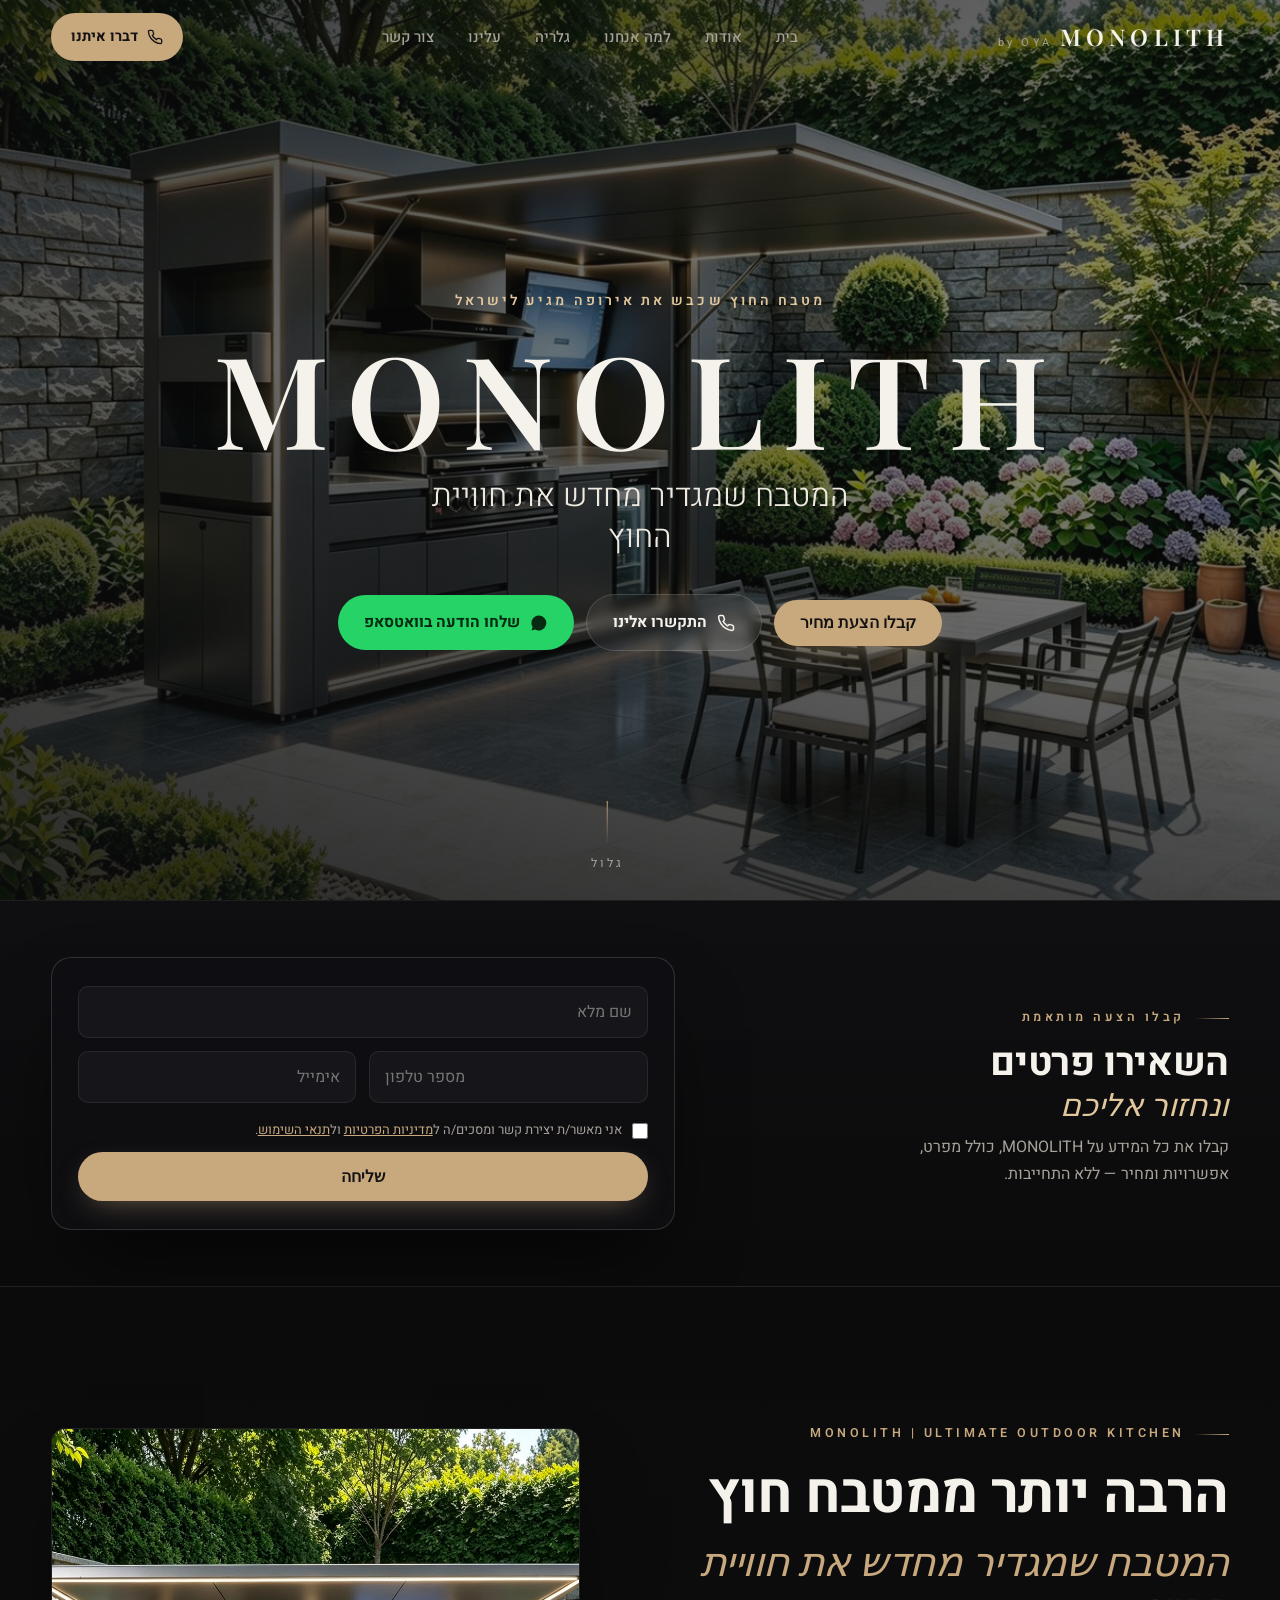
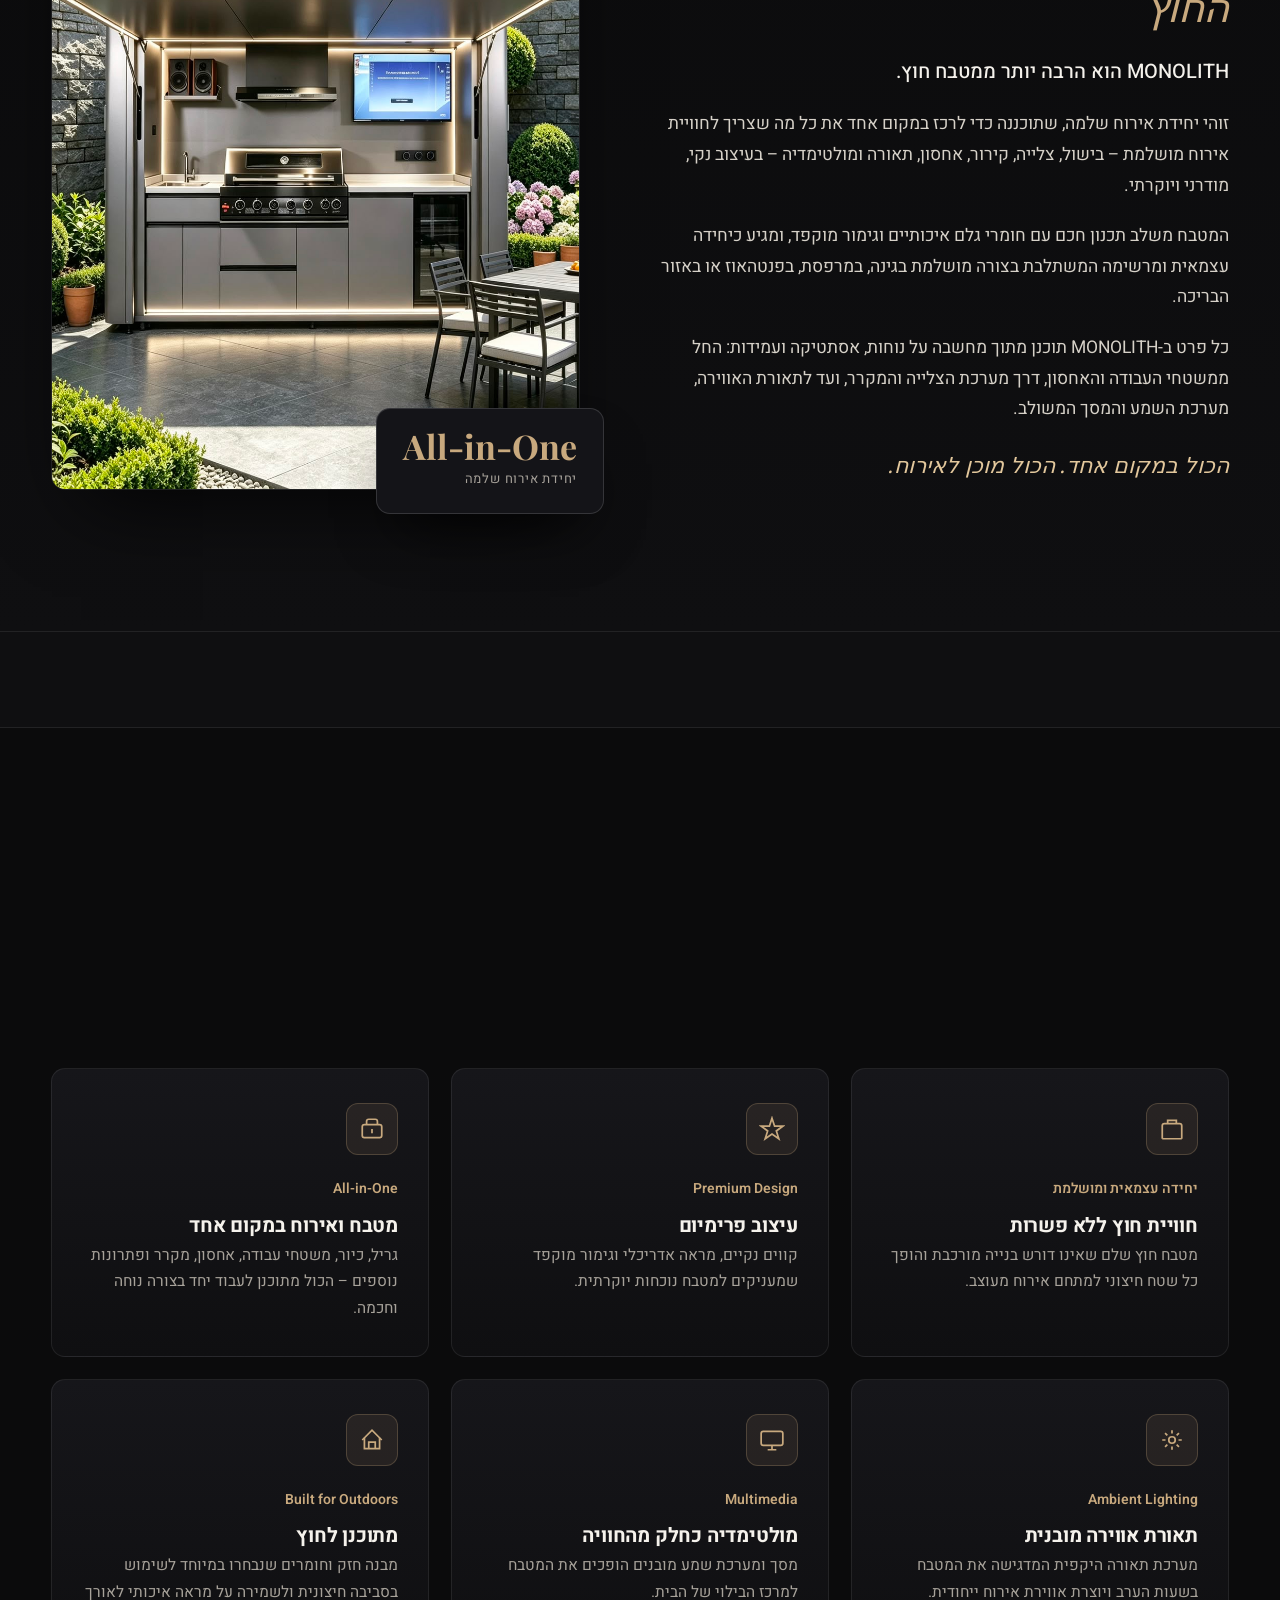
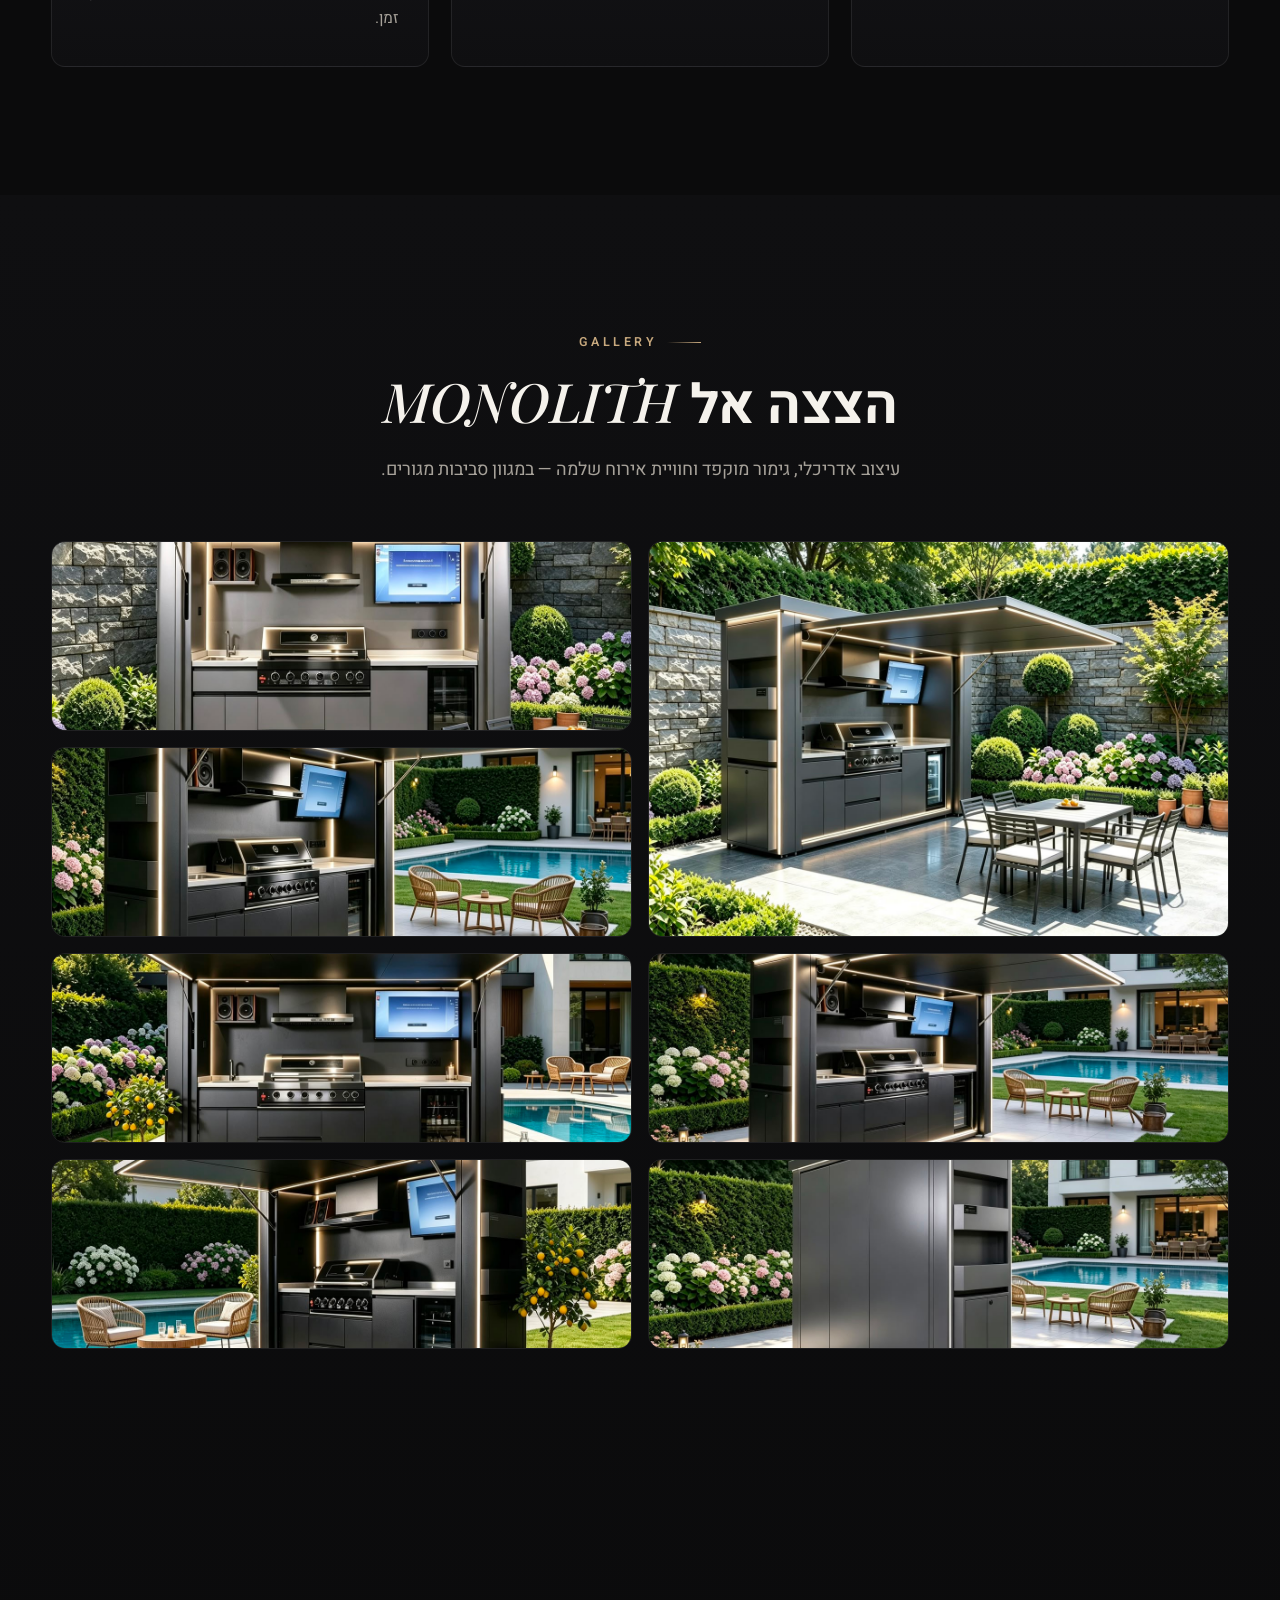
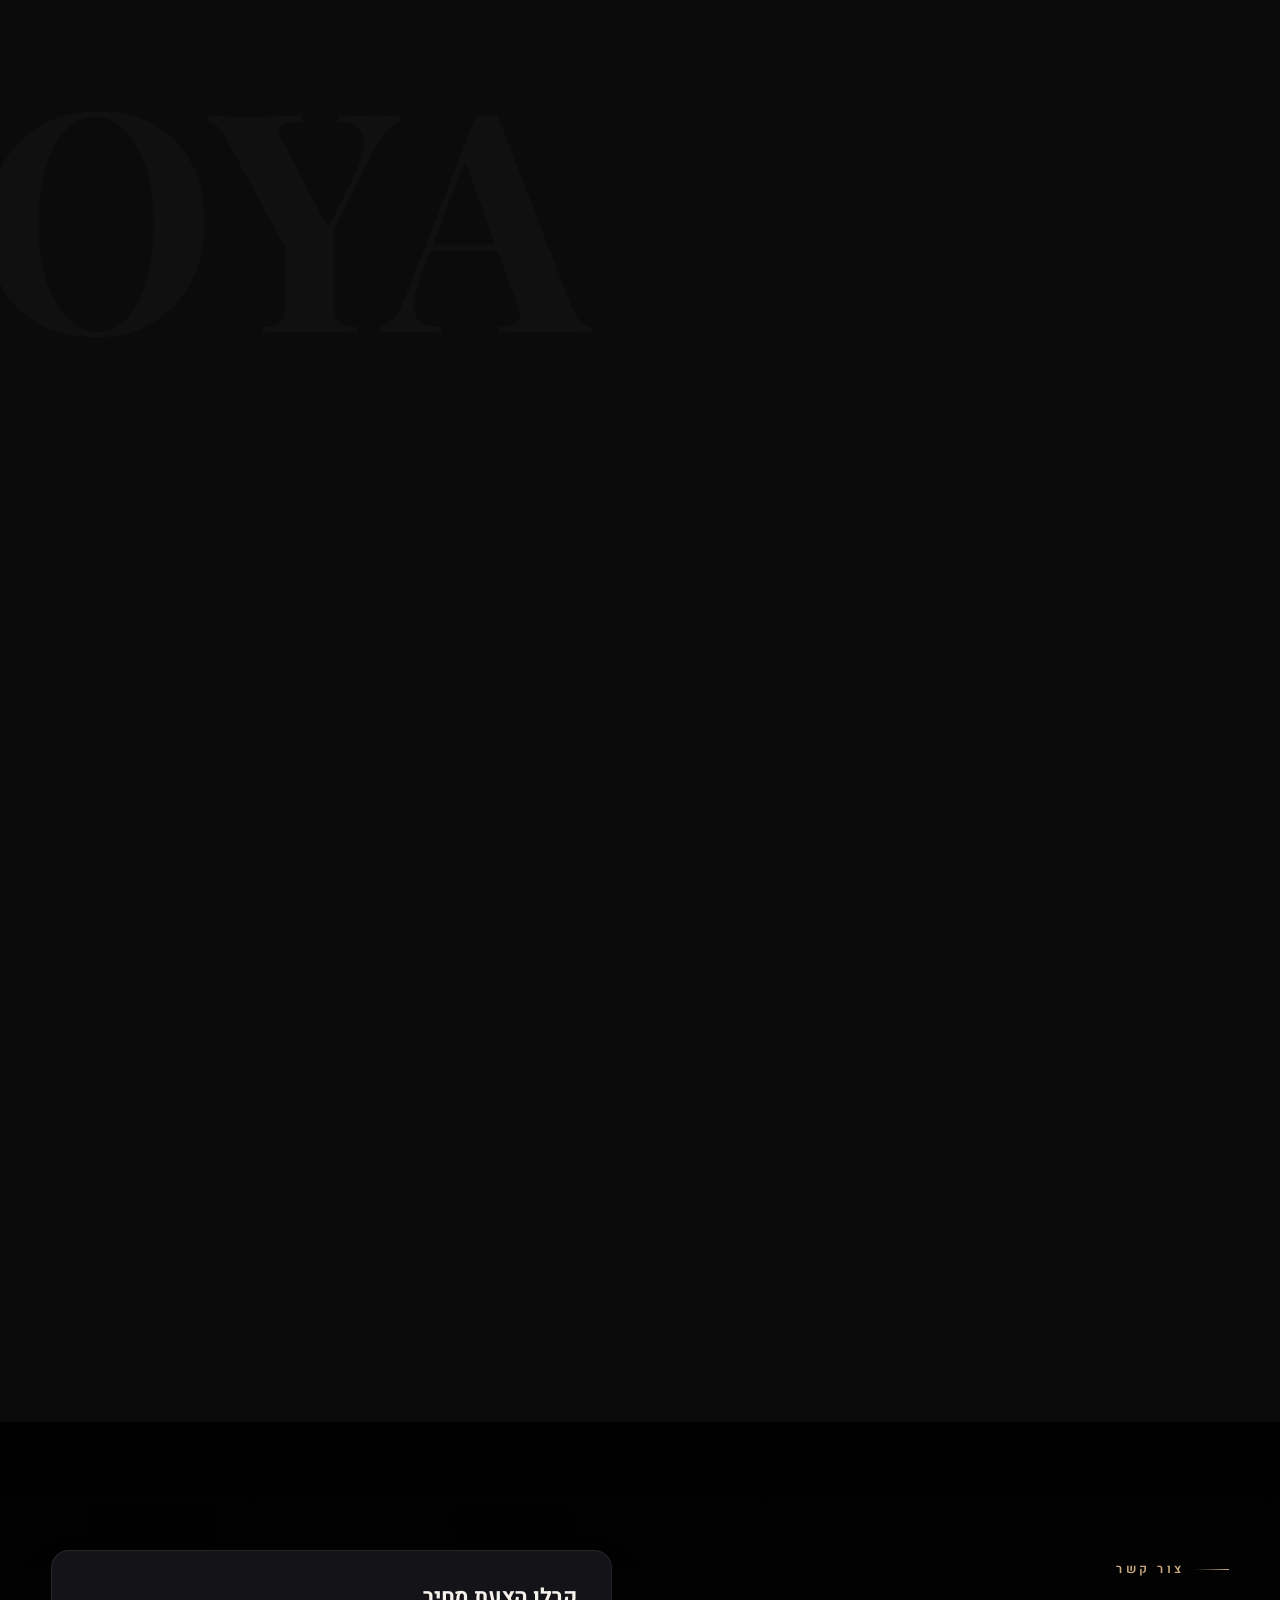
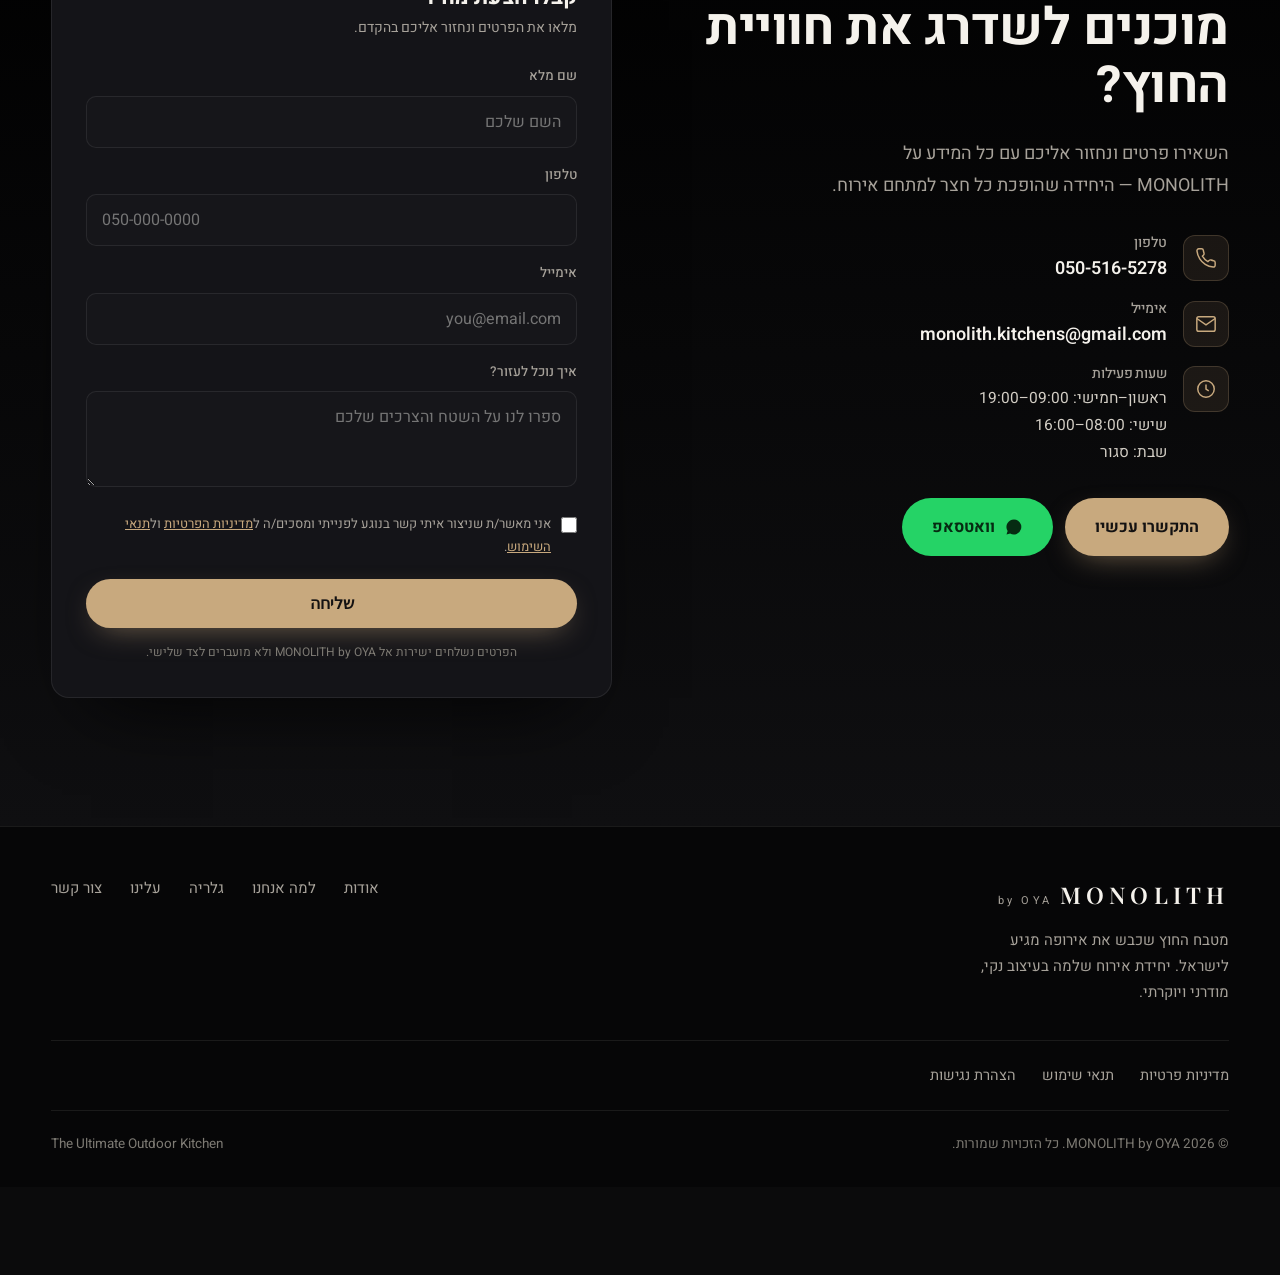
<file: index.html>
<!DOCTYPE html>
<html lang="he" dir="rtl">
<head>
<meta charset="UTF-8">
<meta name="viewport" content="width=device-width, initial-scale=1">
<title>MONOLITH by OYA | מטבח החוץ שמגדיר מחדש את חוויית החוץ</title>
<meta name="description" content="MONOLITH מאת OYA — יחידת מטבח חוץ עצמאית ויוקרתית: גריל, כיור, מקרר, אחסון, תאורת אווירה ומולטימדיה במוצר אחד שלם. מטבח החוץ שכבש את אירופה מגיע לישראל.">
<meta name="theme-color" content="#0b0b0c">
<link rel="canonical" href="https://monolith-kitchens.com/">
<!-- Open Graph -->
<meta property="og:type" content="website">
<meta property="og:title" content="MONOLITH by OYA — The Ultimate Outdoor Kitchen">
<meta property="og:description" content="מטבח החוץ שכבש את אירופה מגיע לישראל. יחידת אירוח שלמה בעיצוב נקי, מודרני ויוקרתי.">
<meta property="og:image" content="assets/img/kitchen-1.jpg">
<meta property="og:locale" content="he_IL">
<!-- Fonts -->
<link rel="preconnect" href="https://fonts.googleapis.com">
<link rel="preconnect" href="https://fonts.gstatic.com" crossorigin>
<link href="https://fonts.googleapis.com/css2?family=Heebo:wght@300;400;500;600;700;800&family=Playfair+Display:ital,wght@0,500;0,600;0,700;1,400;1,500;1,600&display=swap" rel="stylesheet">
<link rel="stylesheet" href="assets/css/style.css">
<!-- JSON-LD -->
<script type="application/ld+json">
{
  "@context":"https://schema.org",
  "@type":"Product",
  "name":"MONOLITH Outdoor Kitchen",
  "brand":{"@type":"Brand","name":"OYA"},
  "description":"יחידת מטבח חוץ עצמאית ויוקרתית המשלבת גריל, כיור, מקרר, אחסון, תאורת אווירה ומולטימדיה במוצר אחד שלם.",
  "image":["assets/img/kitchen-1.jpg","assets/img/kitchen-6.jpg"],
  "category":"Outdoor Kitchen",
  "manufacturer":{"@type":"Organization","name":"OYA","telephone":"+972505165278","email":"monolith.kitchens@gmail.com"}
}
</script>
</head>
<body>

<!-- ============ HEADER ============ -->
<header class="site-header">
  <div class="wrap hdr-inner">
    <a href="#hero" class="logo">MONOLITH<small>by OYA</small></a>
    <nav class="nav">
      <a href="#hero">בית</a>
      <a href="#about">אודות</a>
      <a href="#why">למה אנחנו</a>
      <a href="#gallery">גלריה</a>
      <a href="#oya">עלינו</a>
      <a href="#contact">צור קשר</a>
    </nav>
    <a href="#contact" class="hdr-cta">
      <svg width="16" height="16" viewBox="0 0 24 24" fill="none" stroke="currentColor" stroke-width="2" stroke-linecap="round"><path d="M22 16.92v3a2 2 0 0 1-2.18 2 19.79 19.79 0 0 1-8.63-3.07 19.5 19.5 0 0 1-6-6 19.79 19.79 0 0 1-3.07-8.67A2 2 0 0 1 4.11 2h3a2 2 0 0 1 2 1.72c.13.96.36 1.9.7 2.81a2 2 0 0 1-.45 2.11L8.09 9.91a16 16 0 0 0 6 6l1.27-1.27a2 2 0 0 1 2.11-.45c.9.34 1.85.57 2.81.7A2 2 0 0 1 22 16.92z"/></svg>
      דברו איתנו
    </a>
    <button class="burger" aria-label="תפריט"><span></span><span></span><span></span></button>
  </div>
</header>

<!-- mobile drawer -->
<div class="drawer">
  <a href="#hero">בית</a>
  <a href="#about">אודות</a>
  <a href="#why">למה אנחנו</a>
  <a href="#gallery">גלריה</a>
  <a href="#oya">עלינו</a>
  <a href="#contact">צור קשר</a>
  <a href="#contact" class="drawer-cta">דברו איתנו</a>
</div>

<!-- ============ HERO ============ -->
<section id="hero" class="hero">
  <video class="hero-video" autoplay muted loop playsinline poster="assets/img/kitchen-1.jpg">
    <source src="assets/video/hero.mp4" type="video/mp4">
  </video>
  <div class="hero-overlay"></div>
  <div class="hero-content hero-center">
    <p class="hero-tagline reveal">מטבח החוץ שכבש את אירופה מגיע לישראל</p>
    <h1 class="reveal d1">MONOLITH</h1>
    <p class="sub reveal d2">המטבח שמגדיר מחדש את חוויית החוץ</p>
    <div class="hero-actions reveal d3">
      <button type="button" class="btn btn-primary" data-open-modal>קבלו הצעת מחיר</button>
      <a href="tel:+972505165278" class="btn btn-ghost">
        <svg width="18" height="18" viewBox="0 0 24 24" fill="none" stroke="currentColor" stroke-width="2" stroke-linecap="round"><path d="M22 16.92v3a2 2 0 0 1-2.18 2 19.79 19.79 0 0 1-8.63-3.07 19.5 19.5 0 0 1-6-6 19.79 19.79 0 0 1-3.07-8.67A2 2 0 0 1 4.11 2h3a2 2 0 0 1 2 1.72c.13.96.36 1.9.7 2.81a2 2 0 0 1-.45 2.11L8.09 9.91a16 16 0 0 0 6 6l1.27-1.27a2 2 0 0 1 2.11-.45c.9.34 1.85.57 2.81.7A2 2 0 0 1 22 16.92z"/></svg>
        התקשרו אלינו
      </a>
      <a href="https://wa.me/972505165278" target="_blank" rel="noopener" class="btn btn-wa">
        <svg width="18" height="18" viewBox="0 0 24 24" fill="currentColor"><path d="M17.5 14.4c-.3-.2-1.7-.9-2-1s-.5-.2-.7.1-.8 1-.9 1.2-.3.2-.6.1a8 8 0 0 1-2.4-1.5 9 9 0 0 1-1.6-2c-.2-.3 0-.5.1-.6l.5-.5.3-.5a.5.5 0 0 0 0-.5L8.7 6.4c-.2-.5-.4-.4-.6-.4h-.5a1 1 0 0 0-.7.3 3 3 0 0 0-.9 2.2 5.2 5.2 0 0 0 1.1 2.7 11.8 11.8 0 0 0 4.5 4 15 15 0 0 0 1.5.6 3.6 3.6 0 0 0 1.7.1c.5-.1 1.6-.7 1.9-1.3s.3-1.2.2-1.3-.3-.2-.6-.4zM12 2a10 10 0 0 0-8.5 15.3L2 22l4.8-1.3A10 10 0 1 0 12 2z"/></svg>
        שלחו הודעה בוואטסאפ
      </a>
    </div>
  </div>
  <div class="scroll-hint"><span></span>גלול</div>
</section>

<!-- ============ LEAD BAND (between hero and about) ============ -->
<section class="lead-band">
  <div class="wrap lead-band-inner">
    <div class="lead-band-text reveal">
      <span class="eyebrow">קבלו הצעה מותאמת</span>
      <h2>השאירו פרטים <span class="serif">ונחזור אליכם</span></h2>
      <p>קבלו את כל המידע על MONOLITH, כולל מפרט, אפשרויות ומחיר — ללא התחייבות.</p>
    </div>
    <div class="lead-band-form reveal d1">
      <form class="w3form" data-from="MONOLITH — רצועת לידים">
        <input type="hidden" name="access_key" value="174aa000-9ea9-45df-80fd-020e23527dec">
        <input type="hidden" name="subject" value="ליד חדש מאתר MONOLITH (רצועה)">
        <input type="hidden" name="from_name" value="MONOLITH by OYA">
        <input type="checkbox" name="botcheck" style="display:none">
        <div class="lb-fields">
          <div class="field"><input type="text" name="name" placeholder="שם מלא" required></div>
          <div class="field"><input type="tel" name="phone" placeholder="מספר טלפון" required></div>
          <div class="field"><input type="email" name="email" placeholder="אימייל" required></div>
        </div>
        <label class="consent">
          <input type="checkbox" required>
          <span>אני מאשר/ת יצירת קשר ומסכים/ה ל<a href="privacy.html">מדיניות הפרטיות</a> ול<a href="terms.html">תנאי השימוש</a>.</span>
        </label>
        <button type="submit" class="btn btn-primary">שליחה</button>
      </form>
      <div class="form-success" hidden>
        <div class="ok-ico"><svg viewBox="0 0 24 24" fill="none" stroke="currentColor" stroke-width="2"><path d="M20 6 9 17l-5-5"/></svg></div>
        <b>תודה!</b><span>קיבלנו את הפרטים ונחזור אליכם בהקדם.</span>
      </div>
    </div>
  </div>
</section>

<!-- ============ ABOUT / INTRO ============ -->
<section id="about" class="section about">
  <div class="wrap about-grid">
    <div class="about-copy reveal">
      <span class="eyebrow">MONOLITH | Ultimate Outdoor Kitchen</span>
      <h2>הרבה יותר ממטבח חוץ<span class="serif">המטבח שמגדיר מחדש את חוויית החוץ</span></h2>
      <p>MONOLITH הוא הרבה יותר ממטבח חוץ.</p>
      <p>זוהי יחידת אירוח שלמה, שתוכננה כדי לרכז במקום אחד את כל מה שצריך לחוויית אירוח מושלמת – בישול, צלייה, קירור, אחסון, תאורה ומולטימדיה – בעיצוב נקי, מודרני ויוקרתי.</p>
      <p>המטבח משלב תכנון חכם עם חומרי גלם איכותיים וגימור מוקפד, ומגיע כיחידה עצמאית ומרשימה המשתלבת בצורה מושלמת בגינה, במרפסת, בפנטהאוז או באזור הבריכה.</p>
      <p>כל פרט ב-MONOLITH תוכנן מתוך מחשבה על נוחות, אסתטיקה ועמידות: החל ממשטחי העבודה והאחסון, דרך מערכת הצלייה והמקרר, ועד לתאורת האווירה, מערכת השמע והמסך המשולב.</p>
      <p class="closer">הכול במקום אחד. הכול מוכן לאירוח.</p>
    </div>
    <div class="about-media reveal d2">
      <img src="assets/img/kitchen-6.jpg" alt="יחידת מטבח החוץ MONOLITH פתוחה עם גריל, מסך ומערכת שמע">
      <div class="badge"><b>All-in-One</b><span>יחידת אירוח שלמה</span></div>
    </div>
  </div>
</section>

<!-- ============ FEATURE BAND ============ -->
<div class="band">
  <div class="wrap band-inner">
    <div class="pill reveal"><svg viewBox="0 0 24 24"><path d="M3 12h18M12 3v18"/></svg><b>בישול וצלייה</b></div>
    <div class="pill reveal d1"><svg viewBox="0 0 24 24"><path d="M4 19V5a2 2 0 0 1 2-2h8l4 4v12a2 2 0 0 1-2 2H6a2 2 0 0 1-2-2z"/></svg><b>קירור ואחסון</b></div>
    <div class="pill reveal d2"><svg viewBox="0 0 24 24"><path d="M12 2v6m0 0a4 4 0 1 0 0 8 4 4 0 0 0 0-8z"/></svg><b>תאורת אווירה</b></div>
    <div class="pill reveal d3"><svg viewBox="0 0 24 24"><rect x="3" y="4" width="18" height="12" rx="2"/><path d="M8 20h8"/></svg><b>מולטימדיה מובנית</b></div>
    <div class="pill reveal d4"><svg viewBox="0 0 24 24"><path d="M3 21V8l9-5 9 5v13"/><path d="M9 21v-6h6v6"/></svg><b>מתוכנן לחוץ</b></div>
  </div>
</div>

<!-- ============ WHY US ============ -->
<section id="why" class="section why">
  <div class="wrap">
    <div class="section-head center reveal">
      <span class="eyebrow">למה אנחנו?</span>
      <h2>חוויית חוץ ללא פשרות</h2>
      <p>כל רכיב ב-MONOLITH תוכנן לעבוד יחד — כדי שכל שטח חיצוני יהפוך למתחם אירוח מעוצב.</p>
    </div>
    <div class="why-grid">

      <article class="feature reveal">
        <div class="ico"><svg viewBox="0 0 24 24"><path d="M3 21V9a2 2 0 0 1 2-2h14a2 2 0 0 1 2 2v12"/><path d="M3 21h18M8 7V4h8v3"/></svg></div>
        <span class="sub">יחידה עצמאית ומושלמת</span>
        <h3>חוויית חוץ ללא פשרות</h3>
        <p>מטבח חוץ שלם שאינו דורש בנייה מורכבת והופך כל שטח חיצוני למתחם אירוח מעוצב.</p>
      </article>

      <article class="feature reveal d1">
        <div class="ico"><svg viewBox="0 0 24 24"><path d="M12 2l2.4 7.4H22l-6 4.4 2.3 7.2L12 16.6 5.7 21l2.3-7.2-6-4.4h7.6z"/></svg></div>
        <span class="sub">Premium Design</span>
        <h3>עיצוב פרימיום</h3>
        <p>קווים נקיים, מראה אדריכלי וגימור מוקפד שמעניקים למטבח נוכחות יוקרתית.</p>
      </article>

      <article class="feature reveal d2">
        <div class="ico"><svg viewBox="0 0 24 24"><rect x="3" y="8" width="18" height="12" rx="2"/><path d="M7 8V5a2 2 0 0 1 2-2h6a2 2 0 0 1 2 2v3M12 12v4"/></svg></div>
        <span class="sub">All-in-One</span>
        <h3>מטבח ואירוח במקום אחד</h3>
        <p>גריל, כיור, משטחי עבודה, אחסון, מקרר ופתרונות נוספים – הכול מתוכנן לעבוד יחד בצורה נוחה וחכמה.</p>
      </article>

      <article class="feature reveal">
        <div class="ico"><svg viewBox="0 0 24 24"><path d="M12 3v3m0 12v3M3 12h3m12 0h3M5.6 5.6l2.1 2.1m8.6 8.6l2.1 2.1m0-12.8l-2.1 2.1M7.7 16.3l-2.1 2.1"/><circle cx="12" cy="12" r="3"/></svg></div>
        <span class="sub">Ambient Lighting</span>
        <h3>תאורת אווירה מובנית</h3>
        <p>מערכת תאורה היקפית המדגישה את המטבח בשעות הערב ויוצרת אווירת אירוח ייחודית.</p>
      </article>

      <article class="feature reveal d1">
        <div class="ico"><svg viewBox="0 0 24 24"><rect x="2" y="4" width="20" height="13" rx="2"/><path d="M8 21h8m-4-4v4"/></svg></div>
        <span class="sub">Multimedia</span>
        <h3>מולטימדיה כחלק מהחוויה</h3>
        <p>מסך ומערכת שמע מובנים הופכים את המטבח למרכז הבילוי של הבית.</p>
      </article>

      <article class="feature reveal d2">
        <div class="ico"><svg viewBox="0 0 24 24"><path d="M3 12l9-9 9 9"/><path d="M5 10v10h14V10M9 20v-6h6v6"/></svg></div>
        <span class="sub">Built for Outdoors</span>
        <h3>מתוכנן לחוץ</h3>
        <p>מבנה חזק וחומרים שנבחרו במיוחד לשימוש בסביבה חיצונית ולשמירה על מראה איכותי לאורך זמן.</p>
      </article>

    </div>
  </div>
</section>

<!-- ============ GALLERY ============ -->
<section id="gallery" class="section gallery">
  <div class="wrap">
    <div class="section-head center reveal">
      <span class="eyebrow">Gallery</span>
      <h2>הצצה אל <span class="serif">MONOLITH</span></h2>
      <p>עיצוב אדריכלי, גימור מוקפד וחוויית אירוח שלמה — במגוון סביבות מגורים.</p>
    </div>
    <div class="gal-grid">
      <div class="gal-item big reveal"><img src="assets/img/kitchen-1.jpg" alt="מטבח חוץ MONOLITH פתוח בגינה עם פינת אוכל" loading="lazy"></div>
      <div class="gal-item sq reveal d1"><img src="assets/img/kitchen-6.jpg" alt="חזית מטבח MONOLITH עם מסך ומערכת שמע" loading="lazy"></div>
      <div class="gal-item sq reveal d2"><img src="assets/img/kitchen-3.jpg" alt="MONOLITH בסביבת גינה מעוצבת" loading="lazy"></div>
      <div class="gal-item wide reveal"><img src="assets/img/kitchen-2.jpg" alt="מבט על יחידת המטבח הפתוחה" loading="lazy"></div>
      <div class="gal-item wide reveal d1"><img src="assets/img/kitchen-4.jpg" alt="גריל ומשטחי עבודה של MONOLITH" loading="lazy"></div>
      <div class="gal-item sq reveal"><img src="assets/img/kitchen-5.jpg" alt="פרטי הגימור של מטבח החוץ" loading="lazy"></div>
      <div class="gal-item sq reveal d1"><img src="assets/img/kitchen-7.jpg" alt="תאורת אווירה מובנית בשעות הערב" loading="lazy"></div>
      <div class="gal-item sq reveal d2"><img src="assets/img/kitchen-8.jpg" alt="מקרר, אחסון ופתרונות אירוח" loading="lazy"></div>
    </div>
  </div>
</section>

<!-- ============ OYA / ABOUT US ============ -->
<section id="oya" class="section oya">
  <div class="wrap oya-grid">
    <div class="oya-media reveal">
      <img src="assets/img/render-1.jpg" alt="הדמיית תכנון MONOLITH מאת OYA">
    </div>
    <div class="oya-copy reveal d1">
      <span class="eyebrow">עלינו</span>
      <h2>ב-OYA רצינו ליצור משהו שונה</h2>
      <p class="lead">לא עוד אוסף של ארונות, גריל ומקרר – אלא מוצר אחד שלם, מעוצב ומתוכנן עד הפרט האחרון.</p>
      <p>כך נולד MONOLITH: מטבח חוץ שמחבר בין עיצוב אדריכלי, טכנולוגיה, פונקציונליות וחוויית אירוח.</p>
      <p>אנחנו מאמינים שהחלל החיצוני של הבית צריך לקבל את אותה תשומת הלב כמו פנים הבית. לכן אנחנו מקפידים על איכות החומרים, רמת הגימור, הנוחות והפרטים הקטנים שמבדילים בין מטבח חוץ רגיל למוצר שבאמת הופך לחלק מהבית.</p>
      <p class="signature">MONOLITH by OYA – The Ultimate Outdoor Kitchen.</p>
    </div>
  </div>
</section>

<!-- ============ CLOSER ============ -->
<section class="closer-band reveal">
  <div class="wrap">
    <p class="q">לא בנינו עוד מטבח חוץ, יצרנו את <span class="accent">המקום שבו כולם רוצים להיות</span> ושיש בו הכל מהכל</p>
  </div>
</section>

<!-- ============ CONTACT ============ -->
<section id="contact" class="section contact">
  <div class="wrap contact-grid">
    <div class="contact-info reveal">
      <span class="eyebrow">צור קשר</span>
      <h2>מוכנים לשדרג את חוויית החוץ?</h2>
      <p>השאירו פרטים ונחזור אליכם עם כל המידע על MONOLITH — היחידה שהופכת כל חצר למתחם אירוח.</p>
      <div class="info-list">
        <div class="info-item">
          <div class="ii-ico"><svg viewBox="0 0 24 24"><path d="M22 16.92v3a2 2 0 0 1-2.18 2 19.79 19.79 0 0 1-8.63-3.07 19.5 19.5 0 0 1-6-6 19.79 19.79 0 0 1-3.07-8.67A2 2 0 0 1 4.11 2h3a2 2 0 0 1 2 1.72c.13.96.36 1.9.7 2.81a2 2 0 0 1-.45 2.11L8.09 9.91a16 16 0 0 0 6 6l1.27-1.27a2 2 0 0 1 2.11-.45c.9.34 1.85.57 2.81.7A2 2 0 0 1 22 16.92z"/></svg></div>
          <div><h4>טלפון</h4><a href="tel:+972505165278">050-516-5278</a></div>
        </div>
        <div class="info-item">
          <div class="ii-ico"><svg viewBox="0 0 24 24"><rect x="2" y="4" width="20" height="16" rx="2"/><path d="m22 6-10 7L2 6"/></svg></div>
          <div><h4>אימייל</h4><a href="mailto:monolith.kitchens@gmail.com">monolith.kitchens@gmail.com</a></div>
        </div>
        <div class="info-item">
          <div class="ii-ico"><svg viewBox="0 0 24 24"><circle cx="12" cy="12" r="9"/><path d="M12 7v5l3 2"/></svg></div>
          <div>
            <h4>שעות פעילות</h4>
            <p class="hours">ראשון–חמישי: 09:00–19:00<br>שישי: 08:00–16:00<br>שבת: סגור</p>
          </div>
        </div>
      </div>
      <div class="contact-actions">
        <a href="tel:+972505165278" class="btn btn-primary">התקשרו עכשיו</a>
        <a href="https://wa.me/972505165278" target="_blank" rel="noopener" class="btn btn-wa">
          <svg width="18" height="18" viewBox="0 0 24 24" fill="currentColor"><path d="M17.5 14.4c-.3-.2-1.7-.9-2-1s-.5-.2-.7.1-.8 1-.9 1.2-.3.2-.6.1a8 8 0 0 1-2.4-1.5 9 9 0 0 1-1.6-2c-.2-.3 0-.5.1-.6l.5-.5.3-.5a.5.5 0 0 0 0-.5L8.7 6.4c-.2-.5-.4-.4-.6-.4h-.5a1 1 0 0 0-.7.3 3 3 0 0 0-.9 2.2 5.2 5.2 0 0 0 1.1 2.7 11.8 11.8 0 0 0 4.5 4 15 15 0 0 0 1.5.6 3.6 3.6 0 0 0 1.7.1c.5-.1 1.6-.7 1.9-1.3s.3-1.2.2-1.3-.3-.2-.6-.4zM12 2a10 10 0 0 0-8.5 15.3L2 22l4.8-1.3A10 10 0 1 0 12 2z"/></svg>
          וואטסאפ
        </a>
      </div>
    </div>

    <div class="lead-card reveal d1">
      <h3>קבלו הצעת מחיר</h3>
      <p class="fine">מלאו את הפרטים ונחזור אליכם בהקדם.</p>
      <form class="w3form" data-from="MONOLITH — טופס צור קשר">
        <input type="hidden" name="access_key" value="174aa000-9ea9-45df-80fd-020e23527dec">
        <input type="hidden" name="subject" value="ליד חדש מאתר MONOLITH (צור קשר)">
        <input type="hidden" name="from_name" value="MONOLITH by OYA">
        <input type="checkbox" name="botcheck" style="display:none">
        <div class="field">
          <label for="c-name">שם מלא</label>
          <input id="c-name" type="text" name="name" placeholder="השם שלכם" required>
        </div>
        <div class="field">
          <label for="c-phone">טלפון</label>
          <input id="c-phone" type="tel" name="phone" placeholder="050-000-0000" required>
        </div>
        <div class="field">
          <label for="c-email">אימייל</label>
          <input id="c-email" type="email" name="email" placeholder="you@email.com" required>
        </div>
        <div class="field">
          <label for="c-message">איך נוכל לעזור?</label>
          <textarea id="c-message" name="message" placeholder="ספרו לנו על השטח והצרכים שלכם"></textarea>
        </div>
        <label class="consent">
          <input type="checkbox" required>
          <span>אני מאשר/ת שניצור איתי קשר בנוגע לפנייתי ומסכים/ה ל<a href="privacy.html">מדיניות הפרטיות</a> ול<a href="terms.html">תנאי השימוש</a>.</span>
        </label>
        <button type="submit" class="btn btn-primary">שליחה</button>
        <p class="form-note">הפרטים נשלחים ישירות אל MONOLITH by OYA ולא מועברים לצד שלישי.</p>
      </form>
      <div class="form-success" hidden>
        <div class="ok-ico"><svg viewBox="0 0 24 24" fill="none" stroke="currentColor" stroke-width="2"><path d="M20 6 9 17l-5-5"/></svg></div>
        <b>תודה!</b><span>קיבלנו את פנייתכם ונחזור אליכם בהקדם.</span>
      </div>
    </div>
  </div>
</section>

<!-- ============ FOOTER ============ -->
<footer class="site-footer">
  <div class="wrap">
    <div class="foot-top">
      <div class="foot-brand">
        <div class="logo">MONOLITH<small>by OYA</small></div>
        <p>מטבח החוץ שכבש את אירופה מגיע לישראל. יחידת אירוח שלמה בעיצוב נקי, מודרני ויוקרתי.</p>
      </div>
      <nav class="foot-nav">
        <a href="#about">אודות</a>
        <a href="#why">למה אנחנו</a>
        <a href="#gallery">גלריה</a>
        <a href="#oya">עלינו</a>
        <a href="#contact">צור קשר</a>
      </nav>
    </div>
    <nav class="foot-legal">
      <a href="privacy.html">מדיניות פרטיות</a>
      <a href="terms.html">תנאי שימוש</a>
      <a href="accessibility.html">הצהרת נגישות</a>
    </nav>
    <div class="foot-bottom">
      <span>© 2026 MONOLITH by OYA. כל הזכויות שמורות.</span>
      <span>The Ultimate Outdoor Kitchen</span>
    </div>
  </div>
</footer>

<!-- ============ FLOATING CONTACT BAR ============ -->
<div class="floatbar">
  <a href="tel:+972505165278" class="fb-btn fb-call">
    <svg viewBox="0 0 24 24" fill="none" stroke="currentColor" stroke-width="2" stroke-linecap="round"><path d="M22 16.92v3a2 2 0 0 1-2.18 2 19.79 19.79 0 0 1-8.63-3.07 19.5 19.5 0 0 1-6-6 19.79 19.79 0 0 1-3.07-8.67A2 2 0 0 1 4.11 2h3a2 2 0 0 1 2 1.72c.13.96.36 1.9.7 2.81a2 2 0 0 1-.45 2.11L8.09 9.91a16 16 0 0 0 6 6l1.27-1.27a2 2 0 0 1 2.11-.45c.9.34 1.85.57 2.81.7A2 2 0 0 1 22 16.92z"/></svg>
    <span>התקשרו אלינו</span>
  </a>
  <button type="button" class="fb-btn fb-lead" data-open-modal>
    <svg viewBox="0 0 24 24" fill="none" stroke="currentColor" stroke-width="2" stroke-linecap="round"><path d="M4 4h16v12H5.2L4 17.2z"/><path d="M8 9h8M8 12h5"/></svg>
    <span>קבלו הצעת מחיר</span>
  </button>
</div>

<!-- ============ LEAD POPUP ============ -->
<div class="modal" id="lead-modal" aria-hidden="true">
  <div class="modal-backdrop" data-close-modal></div>
  <div class="modal-card" role="dialog" aria-modal="true" aria-label="השארת פרטים">
    <button type="button" class="modal-close" data-close-modal aria-label="סגור">
      <svg viewBox="0 0 24 24" fill="none" stroke="currentColor" stroke-width="2" stroke-linecap="round"><path d="M18 6 6 18M6 6l12 12"/></svg>
    </button>
    <span class="eyebrow">MONOLITH by OYA</span>
    <h3 class="modal-title">קבלו הצעת מחיר <span class="accent">והצעה מותאמת</span></h3>
    <p class="modal-sub">השאירו פרטים ונחזור אליכם עם כל המידע, ללא התחייבות.</p>
    <form class="w3form" data-from="MONOLITH — פופאפ">
      <input type="hidden" name="access_key" value="174aa000-9ea9-45df-80fd-020e23527dec">
      <input type="hidden" name="subject" value="ליד חדש מאתר MONOLITH (פופאפ)">
      <input type="hidden" name="from_name" value="MONOLITH by OYA">
      <input type="checkbox" name="botcheck" style="display:none">
      <div class="field"><input type="text" name="name" placeholder="שם מלא" required></div>
      <div class="field"><input type="tel" name="phone" placeholder="מספר טלפון" required></div>
      <div class="field"><input type="email" name="email" placeholder="אימייל" required></div>
      <div class="field"><textarea name="message" placeholder="הודעה (לא חובה)"></textarea></div>
      <label class="consent">
        <input type="checkbox" required>
        <span>אני מאשר/ת יצירת קשר ומסכים/ה ל<a href="privacy.html">מדיניות הפרטיות</a> ול<a href="terms.html">תנאי השימוש</a>.</span>
      </label>
      <button type="submit" class="btn btn-primary">שליחה</button>
    </form>
    <div class="form-success" hidden>
      <div class="ok-ico"><svg viewBox="0 0 24 24" fill="none" stroke="currentColor" stroke-width="2"><path d="M20 6 9 17l-5-5"/></svg></div>
      <b>תודה!</b><span>קיבלנו את הפרטים ונחזור אליכם בהקדם.</span>
    </div>
  </div>
</div>

<script src="assets/js/main.js"></script>
</body>
</html>
</file>
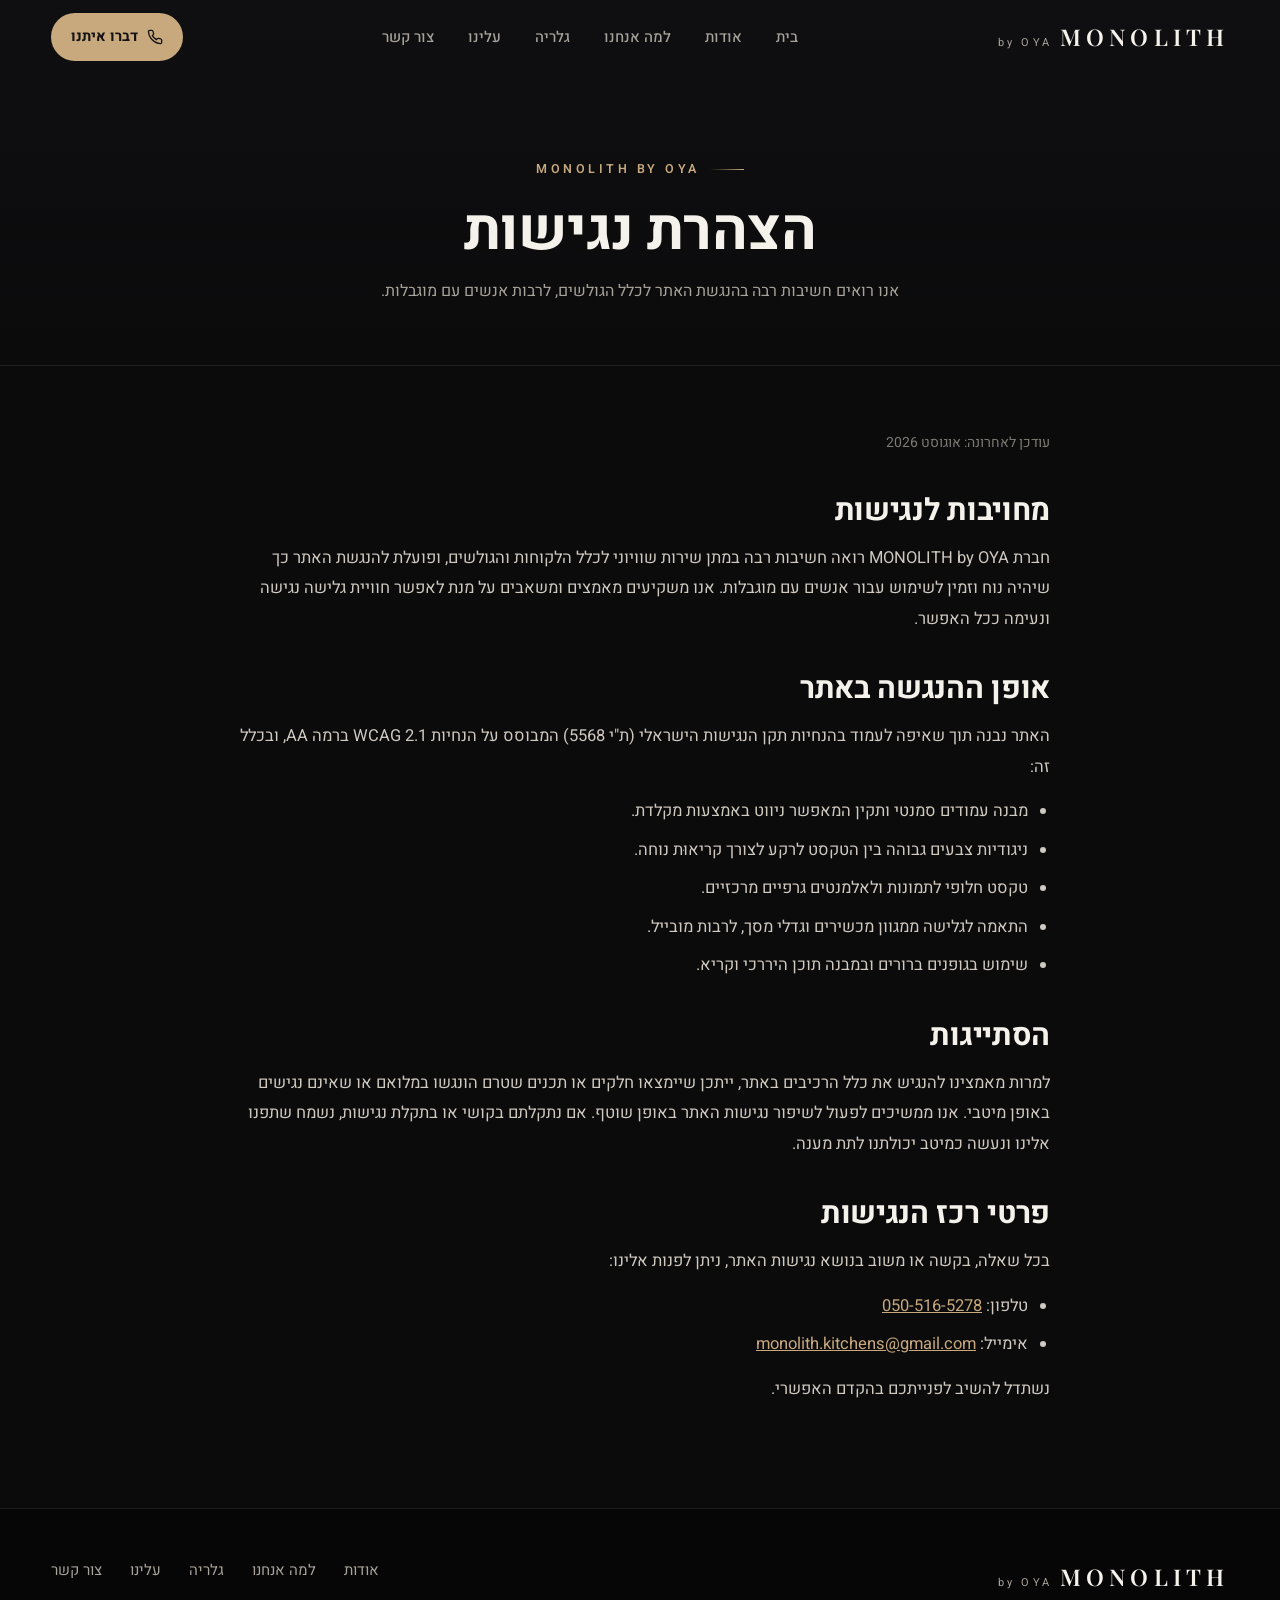
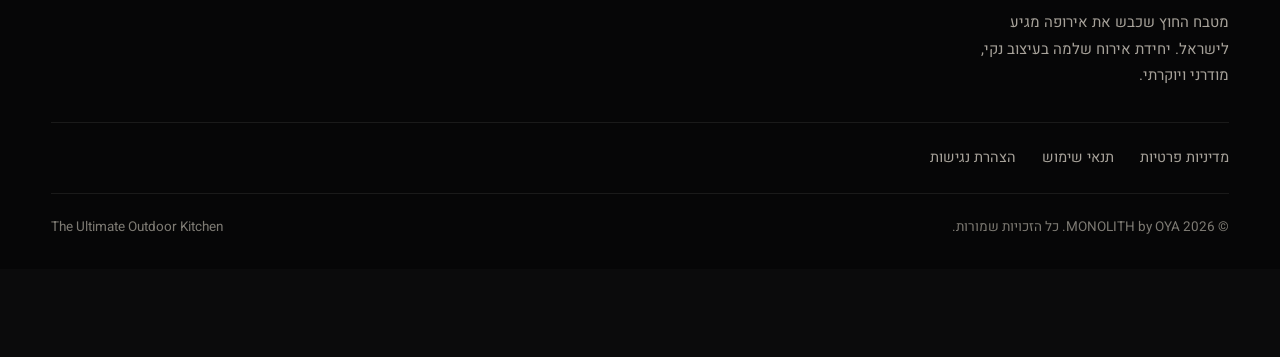
<file: accessibility.html>
<!DOCTYPE html>
<html lang="he" dir="rtl">
<head>
<meta charset="UTF-8">
<meta name="viewport" content="width=device-width, initial-scale=1">
<title>הצהרת נגישות | MONOLITH by OYA</title>
<meta name="description" content="הצהרת הנגישות של אתר MONOLITH by OYA — מחויבותנו להנגשת האתר לכלל המשתמשים.">
<meta name="theme-color" content="#0b0b0c">
<meta name="robots" content="noindex, follow">
<link rel="canonical" href="https://monolith-kitchens.com/accessibility.html">
<link rel="preconnect" href="https://fonts.googleapis.com">
<link rel="preconnect" href="https://fonts.gstatic.com" crossorigin>
<link href="https://fonts.googleapis.com/css2?family=Heebo:wght@300;400;500;600;700;800&family=Playfair+Display:ital,wght@0,500;0,600;0,700;1,400;1,500;1,600&display=swap" rel="stylesheet">
<link rel="stylesheet" href="assets/css/style.css">
</head>
<body>

<!-- ============ HEADER ============ -->
<header class="site-header">
  <div class="wrap hdr-inner">
    <a href="index.html" class="logo">MONOLITH<small>by OYA</small></a>
    <nav class="nav">
      <a href="index.html#hero">בית</a>
      <a href="index.html#about">אודות</a>
      <a href="index.html#why">למה אנחנו</a>
      <a href="index.html#gallery">גלריה</a>
      <a href="index.html#oya">עלינו</a>
      <a href="index.html#contact">צור קשר</a>
    </nav>
    <a href="index.html#contact" class="hdr-cta">
      <svg width="16" height="16" viewBox="0 0 24 24" fill="none" stroke="currentColor" stroke-width="2" stroke-linecap="round"><path d="M22 16.92v3a2 2 0 0 1-2.18 2 19.79 19.79 0 0 1-8.63-3.07 19.5 19.5 0 0 1-6-6 19.79 19.79 0 0 1-3.07-8.67A2 2 0 0 1 4.11 2h3a2 2 0 0 1 2 1.72c.13.96.36 1.9.7 2.81a2 2 0 0 1-.45 2.11L8.09 9.91a16 16 0 0 0 6 6l1.27-1.27a2 2 0 0 1 2.11-.45c.9.34 1.85.57 2.81.7A2 2 0 0 1 22 16.92z"/></svg>
      דברו איתנו
    </a>
    <button class="burger" aria-label="תפריט"><span></span><span></span><span></span></button>
  </div>
</header>

<!-- mobile drawer -->
<div class="drawer">
  <a href="index.html#hero">בית</a>
  <a href="index.html#about">אודות</a>
  <a href="index.html#why">למה אנחנו</a>
  <a href="index.html#gallery">גלריה</a>
  <a href="index.html#oya">עלינו</a>
  <a href="index.html#contact">צור קשר</a>
  <a href="index.html#contact" class="drawer-cta">דברו איתנו</a>
</div>

<!-- ============ HERO ============ -->
<section class="legal-hero">
  <div class="wrap">
    <span class="eyebrow">MONOLITH by OYA</span>
    <h1>הצהרת נגישות</h1>
    <p>אנו רואים חשיבות רבה בהנגשת האתר לכלל הגולשים, לרבות אנשים עם מוגבלות.</p>
  </div>
</section>

<!-- ============ BODY ============ -->
<section class="legal-body">
  <div class="wrap">
    <div class="prose">
      <p class="updated">עודכן לאחרונה: אוגוסט 2026</p>

      <h2>מחויבות לנגישות</h2>
      <p>חברת MONOLITH by OYA רואה חשיבות רבה במתן שירות שוויוני לכלל הלקוחות והגולשים, ופועלת להנגשת האתר כך שיהיה נוח וזמין לשימוש עבור אנשים עם מוגבלות. אנו משקיעים מאמצים ומשאבים על מנת לאפשר חוויית גלישה נגישה ונעימה ככל האפשר.</p>

      <h2>אופן ההנגשה באתר</h2>
      <p>האתר נבנה תוך שאיפה לעמוד בהנחיות תקן הנגישות הישראלי (ת"י 5568) המבוסס על הנחיות WCAG 2.1 ברמה AA, ובכלל זה:</p>
      <ul>
        <li>מבנה עמודים סמנטי ותקין המאפשר ניווט באמצעות מקלדת.</li>
        <li>ניגודיות צבעים גבוהה בין הטקסט לרקע לצורך קריאוּת נוחה.</li>
        <li>טקסט חלופי לתמונות ולאלמנטים גרפיים מרכזיים.</li>
        <li>התאמה לגלישה ממגוון מכשירים וגדלי מסך, לרבות מובייל.</li>
        <li>שימוש בגופנים ברורים ובמבנה תוכן היררכי וקריא.</li>
      </ul>

      <h2>הסתייגות</h2>
      <p>למרות מאמצינו להנגיש את כלל הרכיבים באתר, ייתכן שיימצאו חלקים או תכנים שטרם הונגשו במלואם או שאינם נגישים באופן מיטבי. אנו ממשיכים לפעול לשיפור נגישות האתר באופן שוטף. אם נתקלתם בקושי או בתקלת נגישות, נשמח שתפנו אלינו ונעשה כמיטב יכולתנו לתת מענה.</p>

      <h2>פרטי רכז הנגישות</h2>
      <p>בכל שאלה, בקשה או משוב בנושא נגישות האתר, ניתן לפנות אלינו:</p>
      <ul>
        <li>טלפון: <a href="tel:+972505165278">050-516-5278</a></li>
        <li>אימייל: <a href="mailto:monolith.kitchens@gmail.com">monolith.kitchens@gmail.com</a></li>
      </ul>
      <p>נשתדל להשיב לפנייתכם בהקדם האפשרי.</p>
    </div>
  </div>
</section>

<!-- ============ FOOTER ============ -->
<footer class="site-footer">
  <div class="wrap">
    <div class="foot-top">
      <div class="foot-brand">
        <div class="logo">MONOLITH<small>by OYA</small></div>
        <p>מטבח החוץ שכבש את אירופה מגיע לישראל. יחידת אירוח שלמה בעיצוב נקי, מודרני ויוקרתי.</p>
      </div>
      <nav class="foot-nav">
        <a href="index.html#about">אודות</a>
        <a href="index.html#why">למה אנחנו</a>
        <a href="index.html#gallery">גלריה</a>
        <a href="index.html#oya">עלינו</a>
        <a href="index.html#contact">צור קשר</a>
      </nav>
    </div>
    <nav class="foot-legal">
      <a href="privacy.html">מדיניות פרטיות</a>
      <a href="terms.html">תנאי שימוש</a>
      <a href="accessibility.html">הצהרת נגישות</a>
    </nav>
    <div class="foot-bottom">
      <span>© 2026 MONOLITH by OYA. כל הזכויות שמורות.</span>
      <span>The Ultimate Outdoor Kitchen</span>
    </div>
  </div>
</footer>

<script src="assets/js/main.js"></script>
</body>
</html>
</file>
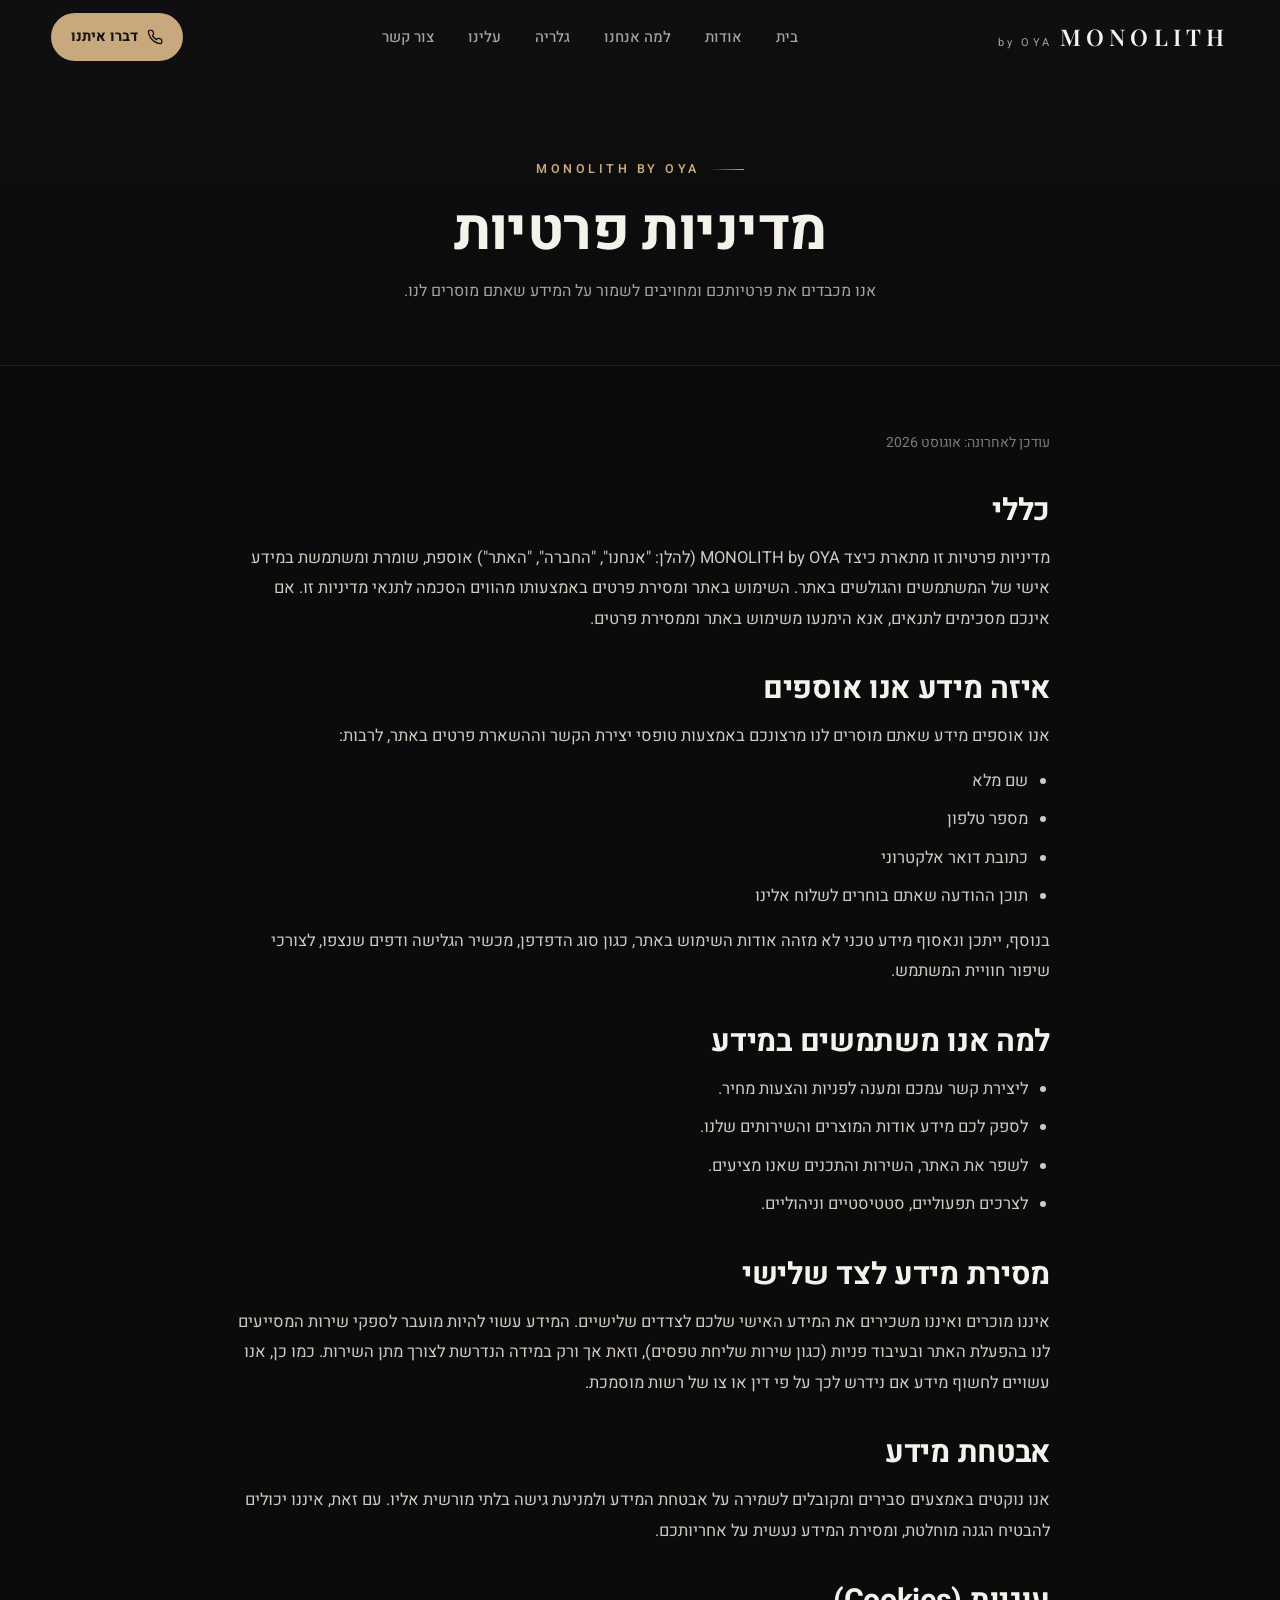
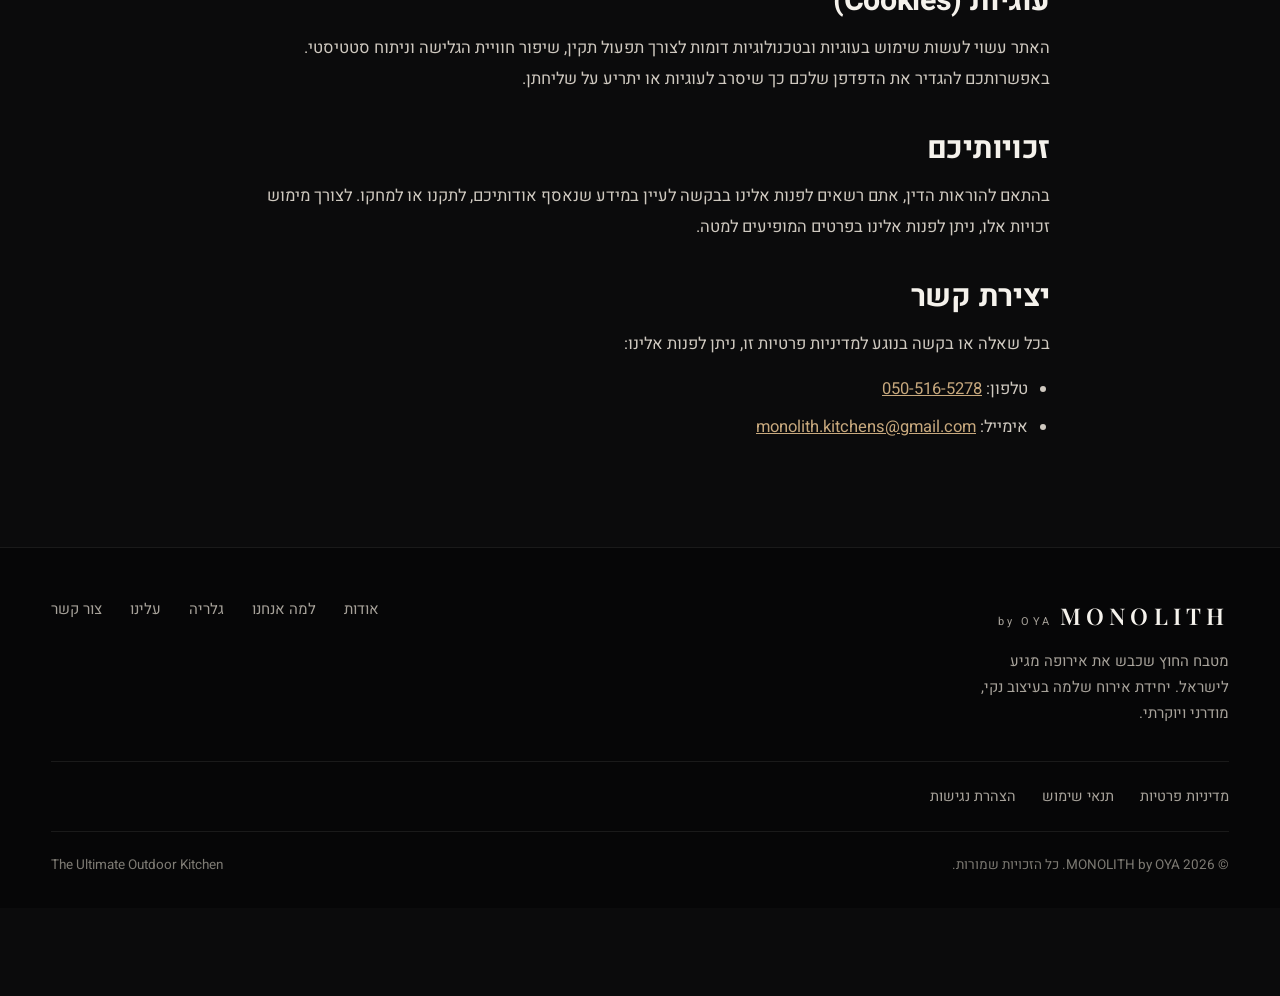
<file: privacy.html>
<!DOCTYPE html>
<html lang="he" dir="rtl">
<head>
<meta charset="UTF-8">
<meta name="viewport" content="width=device-width, initial-scale=1">
<title>מדיניות פרטיות | MONOLITH by OYA</title>
<meta name="description" content="מדיניות הפרטיות של MONOLITH by OYA — כיצד אנו אוספים, שומרים ומשתמשים במידע שאתם מוסרים לנו באתר.">
<meta name="theme-color" content="#0b0b0c">
<meta name="robots" content="noindex, follow">
<link rel="canonical" href="https://monolith-kitchens.com/privacy.html">
<link rel="preconnect" href="https://fonts.googleapis.com">
<link rel="preconnect" href="https://fonts.gstatic.com" crossorigin>
<link href="https://fonts.googleapis.com/css2?family=Heebo:wght@300;400;500;600;700;800&family=Playfair+Display:ital,wght@0,500;0,600;0,700;1,400;1,500;1,600&display=swap" rel="stylesheet">
<link rel="stylesheet" href="assets/css/style.css">
</head>
<body>

<!-- ============ HEADER ============ -->
<header class="site-header">
  <div class="wrap hdr-inner">
    <a href="index.html" class="logo">MONOLITH<small>by OYA</small></a>
    <nav class="nav">
      <a href="index.html#hero">בית</a>
      <a href="index.html#about">אודות</a>
      <a href="index.html#why">למה אנחנו</a>
      <a href="index.html#gallery">גלריה</a>
      <a href="index.html#oya">עלינו</a>
      <a href="index.html#contact">צור קשר</a>
    </nav>
    <a href="index.html#contact" class="hdr-cta">
      <svg width="16" height="16" viewBox="0 0 24 24" fill="none" stroke="currentColor" stroke-width="2" stroke-linecap="round"><path d="M22 16.92v3a2 2 0 0 1-2.18 2 19.79 19.79 0 0 1-8.63-3.07 19.5 19.5 0 0 1-6-6 19.79 19.79 0 0 1-3.07-8.67A2 2 0 0 1 4.11 2h3a2 2 0 0 1 2 1.72c.13.96.36 1.9.7 2.81a2 2 0 0 1-.45 2.11L8.09 9.91a16 16 0 0 0 6 6l1.27-1.27a2 2 0 0 1 2.11-.45c.9.34 1.85.57 2.81.7A2 2 0 0 1 22 16.92z"/></svg>
      דברו איתנו
    </a>
    <button class="burger" aria-label="תפריט"><span></span><span></span><span></span></button>
  </div>
</header>

<!-- mobile drawer -->
<div class="drawer">
  <a href="index.html#hero">בית</a>
  <a href="index.html#about">אודות</a>
  <a href="index.html#why">למה אנחנו</a>
  <a href="index.html#gallery">גלריה</a>
  <a href="index.html#oya">עלינו</a>
  <a href="index.html#contact">צור קשר</a>
  <a href="index.html#contact" class="drawer-cta">דברו איתנו</a>
</div>

<!-- ============ HERO ============ -->
<section class="legal-hero">
  <div class="wrap">
    <span class="eyebrow">MONOLITH by OYA</span>
    <h1>מדיניות פרטיות</h1>
    <p>אנו מכבדים את פרטיותכם ומחויבים לשמור על המידע שאתם מוסרים לנו.</p>
  </div>
</section>

<!-- ============ BODY ============ -->
<section class="legal-body">
  <div class="wrap">
    <div class="prose">
      <p class="updated">עודכן לאחרונה: אוגוסט 2026</p>

      <h2>כללי</h2>
      <p>מדיניות פרטיות זו מתארת כיצד MONOLITH by OYA (להלן: "אנחנו", "החברה", "האתר") אוספת, שומרת ומשתמשת במידע אישי של המשתמשים והגולשים באתר. השימוש באתר ומסירת פרטים באמצעותו מהווים הסכמה לתנאי מדיניות זו. אם אינכם מסכימים לתנאים, אנא הימנעו משימוש באתר וממסירת פרטים.</p>

      <h2>איזה מידע אנו אוספים</h2>
      <p>אנו אוספים מידע שאתם מוסרים לנו מרצונכם באמצעות טופסי יצירת הקשר וההשארת פרטים באתר, לרבות:</p>
      <ul>
        <li>שם מלא</li>
        <li>מספר טלפון</li>
        <li>כתובת דואר אלקטרוני</li>
        <li>תוכן ההודעה שאתם בוחרים לשלוח אלינו</li>
      </ul>
      <p>בנוסף, ייתכן ונאסוף מידע טכני לא מזהה אודות השימוש באתר, כגון סוג הדפדפן, מכשיר הגלישה ודפים שנצפו, לצורכי שיפור חוויית המשתמש.</p>

      <h2>למה אנו משתמשים במידע</h2>
      <ul>
        <li>ליצירת קשר עמכם ומענה לפניות והצעות מחיר.</li>
        <li>לספק לכם מידע אודות המוצרים והשירותים שלנו.</li>
        <li>לשפר את האתר, השירות והתכנים שאנו מציעים.</li>
        <li>לצרכים תפעוליים, סטטיסטיים וניהוליים.</li>
      </ul>

      <h2>מסירת מידע לצד שלישי</h2>
      <p>איננו מוכרים ואיננו משכירים את המידע האישי שלכם לצדדים שלישיים. המידע עשוי להיות מועבר לספקי שירות המסייעים לנו בהפעלת האתר ובעיבוד פניות (כגון שירות שליחת טפסים), וזאת אך ורק במידה הנדרשת לצורך מתן השירות. כמו כן, אנו עשויים לחשוף מידע אם נידרש לכך על פי דין או צו של רשות מוסמכת.</p>

      <h2>אבטחת מידע</h2>
      <p>אנו נוקטים באמצעים סבירים ומקובלים לשמירה על אבטחת המידע ולמניעת גישה בלתי מורשית אליו. עם זאת, איננו יכולים להבטיח הגנה מוחלטת, ומסירת המידע נעשית על אחריותכם.</p>

      <h2>עוגיות (Cookies)</h2>
      <p>האתר עשוי לעשות שימוש בעוגיות ובטכנולוגיות דומות לצורך תפעול תקין, שיפור חוויית הגלישה וניתוח סטטיסטי. באפשרותכם להגדיר את הדפדפן שלכם כך שיסרב לעוגיות או יתריע על שליחתן.</p>

      <h2>זכויותיכם</h2>
      <p>בהתאם להוראות הדין, אתם רשאים לפנות אלינו בבקשה לעיין במידע שנאסף אודותיכם, לתקנו או למחקו. לצורך מימוש זכויות אלו, ניתן לפנות אלינו בפרטים המופיעים למטה.</p>

      <h2>יצירת קשר</h2>
      <p>בכל שאלה או בקשה בנוגע למדיניות פרטיות זו, ניתן לפנות אלינו:</p>
      <ul>
        <li>טלפון: <a href="tel:+972505165278">050-516-5278</a></li>
        <li>אימייל: <a href="mailto:monolith.kitchens@gmail.com">monolith.kitchens@gmail.com</a></li>
      </ul>
    </div>
  </div>
</section>

<!-- ============ FOOTER ============ -->
<footer class="site-footer">
  <div class="wrap">
    <div class="foot-top">
      <div class="foot-brand">
        <div class="logo">MONOLITH<small>by OYA</small></div>
        <p>מטבח החוץ שכבש את אירופה מגיע לישראל. יחידת אירוח שלמה בעיצוב נקי, מודרני ויוקרתי.</p>
      </div>
      <nav class="foot-nav">
        <a href="index.html#about">אודות</a>
        <a href="index.html#why">למה אנחנו</a>
        <a href="index.html#gallery">גלריה</a>
        <a href="index.html#oya">עלינו</a>
        <a href="index.html#contact">צור קשר</a>
      </nav>
    </div>
    <nav class="foot-legal">
      <a href="privacy.html">מדיניות פרטיות</a>
      <a href="terms.html">תנאי שימוש</a>
      <a href="accessibility.html">הצהרת נגישות</a>
    </nav>
    <div class="foot-bottom">
      <span>© 2026 MONOLITH by OYA. כל הזכויות שמורות.</span>
      <span>The Ultimate Outdoor Kitchen</span>
    </div>
  </div>
</footer>

<script src="assets/js/main.js"></script>
</body>
</html>
</file>
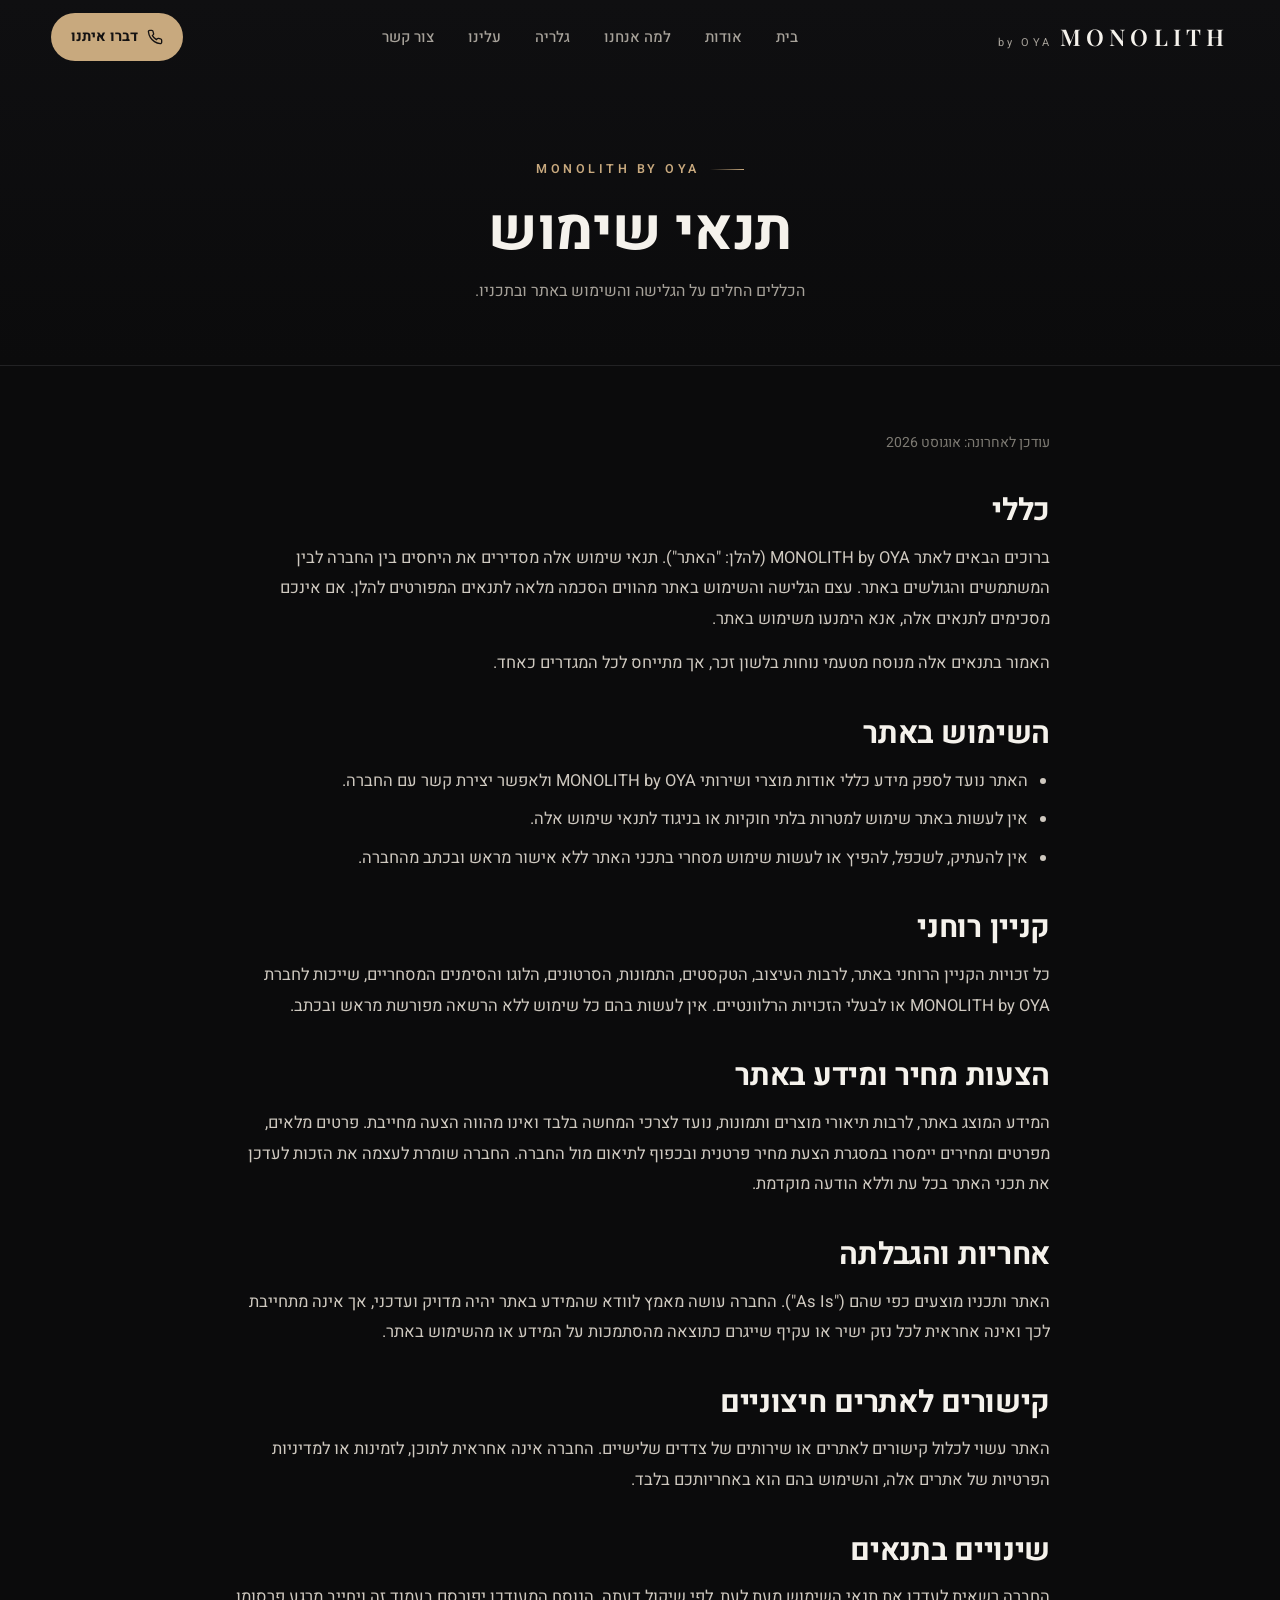
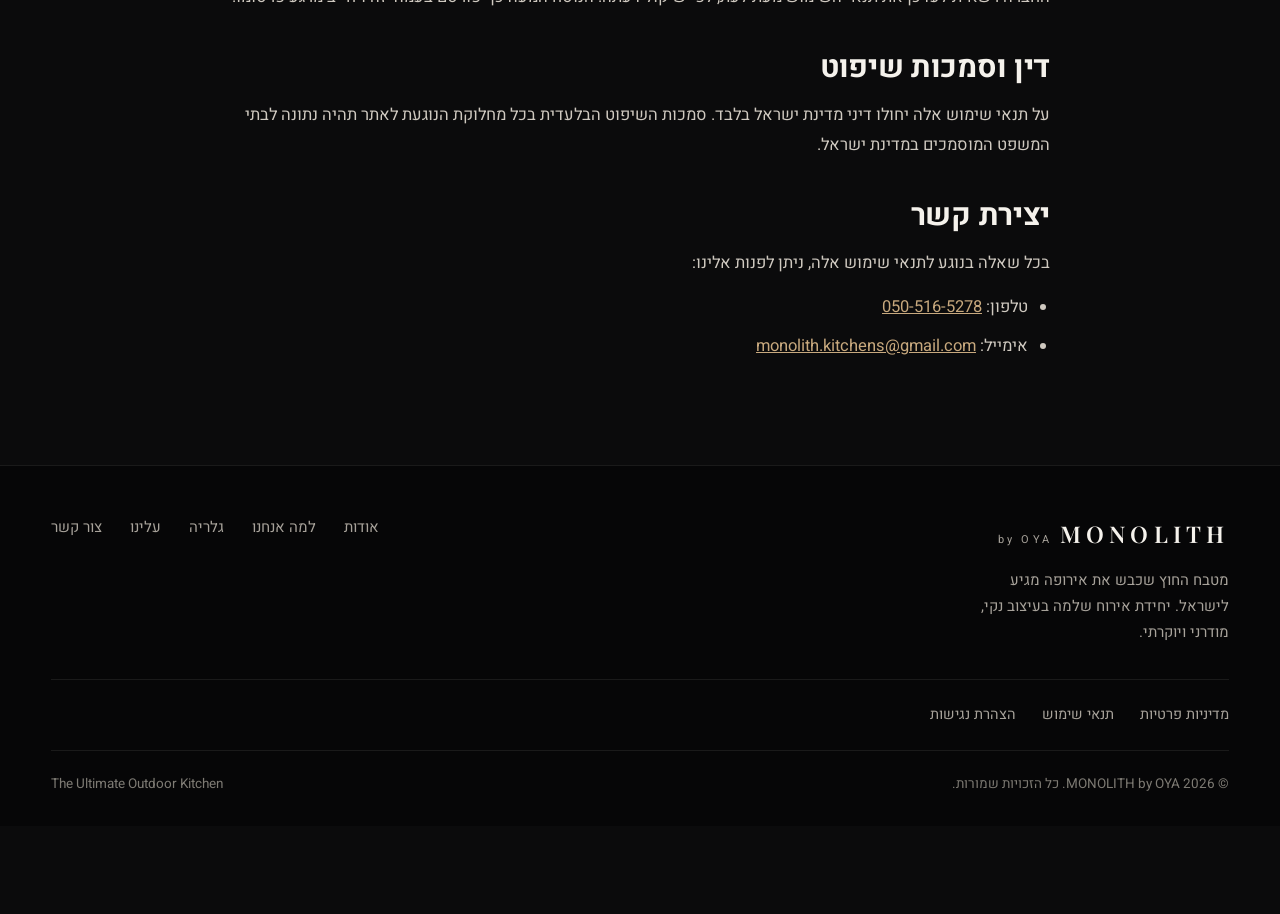
<file: terms.html>
<!DOCTYPE html>
<html lang="he" dir="rtl">
<head>
<meta charset="UTF-8">
<meta name="viewport" content="width=device-width, initial-scale=1">
<title>תנאי שימוש | MONOLITH by OYA</title>
<meta name="description" content="תנאי השימוש באתר MONOLITH by OYA — הכללים החלים על הגלישה והשימוש באתר ובתכניו.">
<meta name="theme-color" content="#0b0b0c">
<meta name="robots" content="noindex, follow">
<link rel="canonical" href="https://monolith-kitchens.com/terms.html">
<link rel="preconnect" href="https://fonts.googleapis.com">
<link rel="preconnect" href="https://fonts.gstatic.com" crossorigin>
<link href="https://fonts.googleapis.com/css2?family=Heebo:wght@300;400;500;600;700;800&family=Playfair+Display:ital,wght@0,500;0,600;0,700;1,400;1,500;1,600&display=swap" rel="stylesheet">
<link rel="stylesheet" href="assets/css/style.css">
</head>
<body>

<!-- ============ HEADER ============ -->
<header class="site-header">
  <div class="wrap hdr-inner">
    <a href="index.html" class="logo">MONOLITH<small>by OYA</small></a>
    <nav class="nav">
      <a href="index.html#hero">בית</a>
      <a href="index.html#about">אודות</a>
      <a href="index.html#why">למה אנחנו</a>
      <a href="index.html#gallery">גלריה</a>
      <a href="index.html#oya">עלינו</a>
      <a href="index.html#contact">צור קשר</a>
    </nav>
    <a href="index.html#contact" class="hdr-cta">
      <svg width="16" height="16" viewBox="0 0 24 24" fill="none" stroke="currentColor" stroke-width="2" stroke-linecap="round"><path d="M22 16.92v3a2 2 0 0 1-2.18 2 19.79 19.79 0 0 1-8.63-3.07 19.5 19.5 0 0 1-6-6 19.79 19.79 0 0 1-3.07-8.67A2 2 0 0 1 4.11 2h3a2 2 0 0 1 2 1.72c.13.96.36 1.9.7 2.81a2 2 0 0 1-.45 2.11L8.09 9.91a16 16 0 0 0 6 6l1.27-1.27a2 2 0 0 1 2.11-.45c.9.34 1.85.57 2.81.7A2 2 0 0 1 22 16.92z"/></svg>
      דברו איתנו
    </a>
    <button class="burger" aria-label="תפריט"><span></span><span></span><span></span></button>
  </div>
</header>

<!-- mobile drawer -->
<div class="drawer">
  <a href="index.html#hero">בית</a>
  <a href="index.html#about">אודות</a>
  <a href="index.html#why">למה אנחנו</a>
  <a href="index.html#gallery">גלריה</a>
  <a href="index.html#oya">עלינו</a>
  <a href="index.html#contact">צור קשר</a>
  <a href="index.html#contact" class="drawer-cta">דברו איתנו</a>
</div>

<!-- ============ HERO ============ -->
<section class="legal-hero">
  <div class="wrap">
    <span class="eyebrow">MONOLITH by OYA</span>
    <h1>תנאי שימוש</h1>
    <p>הכללים החלים על הגלישה והשימוש באתר ובתכניו.</p>
  </div>
</section>

<!-- ============ BODY ============ -->
<section class="legal-body">
  <div class="wrap">
    <div class="prose">
      <p class="updated">עודכן לאחרונה: אוגוסט 2026</p>

      <h2>כללי</h2>
      <p>ברוכים הבאים לאתר MONOLITH by OYA (להלן: "האתר"). תנאי שימוש אלה מסדירים את היחסים בין החברה לבין המשתמשים והגולשים באתר. עצם הגלישה והשימוש באתר מהווים הסכמה מלאה לתנאים המפורטים להלן. אם אינכם מסכימים לתנאים אלה, אנא הימנעו משימוש באתר.</p>
      <p>האמור בתנאים אלה מנוסח מטעמי נוחות בלשון זכר, אך מתייחס לכל המגדרים כאחד.</p>

      <h2>השימוש באתר</h2>
      <ul>
        <li>האתר נועד לספק מידע כללי אודות מוצרי ושירותי MONOLITH by OYA ולאפשר יצירת קשר עם החברה.</li>
        <li>אין לעשות באתר שימוש למטרות בלתי חוקיות או בניגוד לתנאי שימוש אלה.</li>
        <li>אין להעתיק, לשכפל, להפיץ או לעשות שימוש מסחרי בתכני האתר ללא אישור מראש ובכתב מהחברה.</li>
      </ul>

      <h2>קניין רוחני</h2>
      <p>כל זכויות הקניין הרוחני באתר, לרבות העיצוב, הטקסטים, התמונות, הסרטונים, הלוגו והסימנים המסחריים, שייכות לחברת MONOLITH by OYA או לבעלי הזכויות הרלוונטיים. אין לעשות בהם כל שימוש ללא הרשאה מפורשת מראש ובכתב.</p>

      <h2>הצעות מחיר ומידע באתר</h2>
      <p>המידע המוצג באתר, לרבות תיאורי מוצרים ותמונות, נועד לצרכי המחשה בלבד ואינו מהווה הצעה מחייבת. פרטים מלאים, מפרטים ומחירים יימסרו במסגרת הצעת מחיר פרטנית ובכפוף לתיאום מול החברה. החברה שומרת לעצמה את הזכות לעדכן את תכני האתר בכל עת וללא הודעה מוקדמת.</p>

      <h2>אחריות והגבלתה</h2>
      <p>האתר ותכניו מוצעים כפי שהם ("As Is"). החברה עושה מאמץ לוודא שהמידע באתר יהיה מדויק ועדכני, אך אינה מתחייבת לכך ואינה אחראית לכל נזק ישיר או עקיף שייגרם כתוצאה מהסתמכות על המידע או מהשימוש באתר.</p>

      <h2>קישורים לאתרים חיצוניים</h2>
      <p>האתר עשוי לכלול קישורים לאתרים או שירותים של צדדים שלישיים. החברה אינה אחראית לתוכן, לזמינות או למדיניות הפרטיות של אתרים אלה, והשימוש בהם הוא באחריותכם בלבד.</p>

      <h2>שינויים בתנאים</h2>
      <p>החברה רשאית לעדכן את תנאי השימוש מעת לעת, לפי שיקול דעתה. הנוסח המעודכן יפורסם בעמוד זה ויחייב מרגע פרסומו.</p>

      <h2>דין וסמכות שיפוט</h2>
      <p>על תנאי שימוש אלה יחולו דיני מדינת ישראל בלבד. סמכות השיפוט הבלעדית בכל מחלוקת הנוגעת לאתר תהיה נתונה לבתי המשפט המוסמכים במדינת ישראל.</p>

      <h2>יצירת קשר</h2>
      <p>בכל שאלה בנוגע לתנאי שימוש אלה, ניתן לפנות אלינו:</p>
      <ul>
        <li>טלפון: <a href="tel:+972505165278">050-516-5278</a></li>
        <li>אימייל: <a href="mailto:monolith.kitchens@gmail.com">monolith.kitchens@gmail.com</a></li>
      </ul>
    </div>
  </div>
</section>

<!-- ============ FOOTER ============ -->
<footer class="site-footer">
  <div class="wrap">
    <div class="foot-top">
      <div class="foot-brand">
        <div class="logo">MONOLITH<small>by OYA</small></div>
        <p>מטבח החוץ שכבש את אירופה מגיע לישראל. יחידת אירוח שלמה בעיצוב נקי, מודרני ויוקרתי.</p>
      </div>
      <nav class="foot-nav">
        <a href="index.html#about">אודות</a>
        <a href="index.html#why">למה אנחנו</a>
        <a href="index.html#gallery">גלריה</a>
        <a href="index.html#oya">עלינו</a>
        <a href="index.html#contact">צור קשר</a>
      </nav>
    </div>
    <nav class="foot-legal">
      <a href="privacy.html">מדיניות פרטיות</a>
      <a href="terms.html">תנאי שימוש</a>
      <a href="accessibility.html">הצהרת נגישות</a>
    </nav>
    <div class="foot-bottom">
      <span>© 2026 MONOLITH by OYA. כל הזכויות שמורות.</span>
      <span>The Ultimate Outdoor Kitchen</span>
    </div>
  </div>
</footer>

<script src="assets/js/main.js"></script>
</body>
</html>
</file>
<file: assets/css/style.css>
/* ===== MONOLITH by OYA — dark luxury RTL landing ===== */
:root{
  --bg:#0b0b0c;
  --bg-2:#0f0f11;
  --bg-3:#16161a;
  --panel:#141418;
  --line:rgba(255,255,255,.08);
  --line-2:rgba(255,255,255,.14);
  --ink:#f5f2ec;
  --muted:#a7a29a;
  --muted-2:#7d7a73;
  --accent:#c8a97e;      /* champagne / warm bronze */
  --accent-2:#e2c79c;
  --accent-d:#a98a5f;
  --radius:14px;
  --maxw:1240px;
  --ease:cubic-bezier(.22,.61,.36,1);
}
*{margin:0;padding:0;box-sizing:border-box}
html{scroll-behavior:smooth;scroll-padding-top:84px;overflow-x:hidden}
body{
  font-family:"Heebo","Assistant",system-ui,-apple-system,"Segoe UI",Arial,sans-serif;
  background:var(--bg);color:var(--ink);
  line-height:1.75;font-size:17px;
  -webkit-font-smoothing:antialiased;overflow-x:hidden;
}
h1,h2,h3,h4{line-height:1.15;font-weight:700;letter-spacing:-.01em}
a{color:inherit;text-decoration:none}
img{max-width:100%;display:block}
.wrap{width:min(92%,var(--maxw));margin-inline:auto}
.serif{font-family:"Playfair Display",Georgia,serif;font-style:italic;font-weight:500}
.accent{color:var(--accent)}
.brandmark{font-family:"Playfair Display",Georgia,serif;font-weight:600;letter-spacing:.22em}

/* ---- eyebrow ---- */
.eyebrow{
  display:inline-flex;align-items:center;gap:10px;
  font-size:12.5px;letter-spacing:.28em;font-weight:600;
  color:var(--accent);text-transform:uppercase;margin-bottom:18px;
}
.eyebrow::before{content:"";width:34px;height:1px;background:linear-gradient(90deg,transparent,var(--accent))}

/* ================= HEADER ================= */
.site-header{
  position:fixed;inset-block-start:0;inset-inline:0;z-index:60;
  transition:background .4s var(--ease),border-color .4s var(--ease),backdrop-filter .4s;
  border-block-end:1px solid transparent;
}
.site-header.scrolled{
  background:rgba(11,11,12,.82);backdrop-filter:blur(14px);
  border-block-end-color:var(--line);
}
.hdr-inner{display:flex;align-items:center;justify-content:space-between;gap:24px;height:74px}
.logo{display:flex;align-items:baseline;gap:8px;font-family:"Playfair Display",serif;font-weight:600;font-size:23px;letter-spacing:.22em}
.logo small{font-family:"Heebo",sans-serif;font-weight:400;font-size:11px;letter-spacing:.24em;color:var(--muted);letter-spacing:.3em}
.nav{display:flex;align-items:center;gap:34px}
.nav a{font-size:15px;color:var(--muted);position:relative;transition:color .25s;font-weight:500}
.nav a::after{content:"";position:absolute;inset-block-end:-6px;inset-inline-end:0;width:0;height:1px;background:var(--accent);transition:width .3s var(--ease)}
.nav a:hover{color:var(--ink)}
.nav a:hover::after{width:100%}
.hdr-cta{display:inline-flex;align-items:center;gap:9px;background:var(--accent);color:#141212;padding:11px 20px;border-radius:100px;font-weight:700;font-size:14.5px;transition:transform .25s,background .25s}
.hdr-cta:hover{background:var(--accent-2);transform:translateY(-2px)}
.burger{display:none;flex-direction:column;gap:5px;background:none;border:0;cursor:pointer;padding:8px}
.burger span{width:26px;height:2px;background:var(--ink);transition:.3s}
.burger.open span:nth-child(1){transform:translateY(7px) rotate(45deg)}
.burger.open span:nth-child(2){opacity:0}
.burger.open span:nth-child(3){transform:translateY(-7px) rotate(-45deg)}

/* mobile drawer */
.drawer{position:fixed;inset:0;z-index:55;background:rgba(9,9,10,.97);backdrop-filter:blur(8px);
  display:flex;flex-direction:column;justify-content:center;align-items:center;gap:6px;
  opacity:0;visibility:hidden;transition:opacity .35s;padding:40px}
.drawer.open{opacity:1;visibility:visible}
.drawer a{font-size:24px;font-family:"Playfair Display",serif;color:var(--ink);padding:14px}
.drawer .drawer-cta{margin-top:24px;background:var(--accent);color:#141212;border-radius:100px;padding:14px 34px;font-family:"Heebo",sans-serif;font-weight:700;font-size:17px}

/* ================= HERO ================= */
.hero{position:relative;min-height:100svh;display:flex;align-items:center;overflow:hidden}
.hero-video{position:absolute;inset:0;width:100%;height:100%;object-fit:cover;z-index:0}
.hero-overlay{position:absolute;inset:0;z-index:1;
  background:
    linear-gradient(180deg,rgba(11,11,12,.55) 0%,rgba(11,11,12,.30) 40%,rgba(11,11,12,.72) 100%),
    linear-gradient(90deg,rgba(11,11,12,.55),rgba(11,11,12,.15));
}
.hero-content{position:relative;z-index:2;width:min(92%,var(--maxw));margin-inline:auto;padding-block:120px 60px}
.hero-tagline{font-size:14px;letter-spacing:.22em;color:var(--accent-2);font-weight:600;margin-bottom:22px}
.hero h1{font-family:"Playfair Display",serif;font-weight:600;letter-spacing:.14em;
  font-size:clamp(3.4rem,11vw,8rem);line-height:.98;margin-bottom:14px}
.hero .sub{font-size:clamp(1.25rem,3.4vw,2rem);font-weight:300;color:#efeae1;max-width:22ch;margin-bottom:36px;line-height:1.3}
.hero-actions{display:flex;flex-wrap:wrap;gap:14px;align-items:center}
/* centered hero variant */
.hero-center{display:flex;flex-direction:column;align-items:center;text-align:center;padding-block:130px 90px}
.hero-center .sub{max-width:26ch}
.hero-center .hero-actions{justify-content:center}
.scroll-hint{position:absolute;inset-block-end:26px;inset-inline-start:50%;transform:translateX(-50%);z-index:2;
  color:var(--muted);font-size:12px;letter-spacing:.24em;display:flex;flex-direction:column;align-items:center;gap:8px}
.scroll-hint span{width:1px;height:44px;background:linear-gradient(var(--accent),transparent);animation:pulse 2s var(--ease) infinite}
@keyframes pulse{0%,100%{opacity:.3;transform:scaleY(.6)}50%{opacity:1;transform:scaleY(1)}}

/* ---- buttons ---- */
.btn{display:inline-flex;align-items:center;gap:10px;padding:15px 30px;border-radius:100px;font-weight:700;font-size:16px;transition:transform .25s var(--ease),background .25s,box-shadow .25s;cursor:pointer;border:0}
.btn-primary{background:var(--accent);color:#141212;box-shadow:0 10px 30px -12px rgba(200,169,126,.6)}
.btn-primary:hover{background:var(--accent-2);transform:translateY(-3px)}
.btn-ghost{background:rgba(255,255,255,.06);color:var(--ink);border:1px solid var(--line-2);backdrop-filter:blur(6px)}
.btn-ghost:hover{background:rgba(255,255,255,.12);transform:translateY(-3px)}
.btn-wa{background:#25d366;color:#062b12}
.btn-wa:hover{background:#2ce874;transform:translateY(-3px)}

/* ================= SECTIONS ================= */
section{position:relative}
.section{padding-block:clamp(72px,10vw,130px)}
.section-head{max-width:760px;margin-bottom:56px}
.section-head.center{margin-inline:auto;text-align:center}
.section-head h2{font-size:clamp(2rem,5vw,3.4rem);line-height:1.08;margin-bottom:18px}
.section-head p{color:var(--muted);font-size:18px}

/* ---- ABOUT / intro ---- */
.about{background:linear-gradient(180deg,var(--bg),var(--bg-2))}
.about-grid{display:grid;grid-template-columns:1.05fr .95fr;gap:64px;align-items:center}
.about-copy h2{font-size:clamp(2.1rem,5vw,3.5rem);margin-bottom:26px}
.about-copy h2 .serif{display:block;color:var(--accent);font-size:.72em;margin-top:8px}
.about-copy p{color:#d6d1c8;margin-bottom:20px;font-size:17.5px}
.about-copy p:first-of-type{color:var(--ink);font-size:20px;font-weight:500}
.about-copy .closer{color:var(--accent-2);font-family:"Playfair Display",serif;font-style:italic;font-size:22px;margin-top:8px}
.about-media{position:relative}
.about-media img{border-radius:var(--radius);width:100%;aspect-ratio:4/5;object-fit:cover;
  box-shadow:0 40px 80px -30px rgba(0,0,0,.8);border:1px solid var(--line)}
.about-media .badge{position:absolute;inset-block-end:-24px;inset-inline-start:-24px;
  background:var(--panel);border:1px solid var(--line-2);border-radius:var(--radius);padding:20px 26px;
  box-shadow:0 30px 60px -24px rgba(0,0,0,.9)}
.about-media .badge b{font-family:"Playfair Display",serif;font-size:34px;color:var(--accent);display:block;line-height:1}
.about-media .badge span{font-size:13px;color:var(--muted);letter-spacing:.06em}

/* ---- WHY features ---- */
.why{background:var(--bg)}
.why-grid{display:grid;grid-template-columns:repeat(3,1fr);gap:22px}
.feature{background:linear-gradient(180deg,var(--bg-3),var(--bg-2));border:1px solid var(--line);
  border-radius:var(--radius);padding:34px 30px;transition:transform .35s var(--ease),border-color .35s,background .35s;
  position:relative;overflow:hidden}
.feature::before{content:"";position:absolute;inset-block-start:0;inset-inline:0;height:2px;
  background:linear-gradient(90deg,transparent,var(--accent),transparent);opacity:0;transition:opacity .35s}
.feature:hover{transform:translateY(-6px);border-color:var(--line-2);background:linear-gradient(180deg,#1b1b20,var(--bg-3))}
.feature:hover::before{opacity:1}
.feature .ico{width:52px;height:52px;border-radius:12px;display:grid;place-items:center;margin-bottom:22px;
  background:rgba(200,169,126,.1);border:1px solid rgba(200,169,126,.25)}
.feature .ico svg{width:26px;height:26px;stroke:var(--accent);fill:none;stroke-width:1.6}
.feature h3{font-size:20px;margin-bottom:6px}
.feature .sub{color:var(--accent);font-size:14px;font-weight:600;margin-bottom:12px;display:block}
.feature p{color:var(--muted);font-size:15.5px;line-height:1.7}

/* ---- feature strip band ---- */
.band{background:var(--bg-2);border-block:1px solid var(--line)}
.band-inner{display:flex;flex-wrap:wrap;justify-content:center;gap:14px 46px;padding-block:34px;text-align:center}
.band-inner .pill{display:flex;align-items:center;gap:12px;color:var(--muted);font-size:15px}
.band-inner .pill b{color:var(--ink);font-weight:600}
.band-inner .pill svg{width:20px;height:20px;stroke:var(--accent);fill:none;stroke-width:1.6}

/* ---- GALLERY ---- */
.gallery{background:linear-gradient(180deg,var(--bg-2),var(--bg))}
.gal-grid{display:grid;grid-template-columns:repeat(6,1fr);grid-auto-rows:190px;gap:16px}
.gal-item{overflow:hidden;border-radius:var(--radius);border:1px solid var(--line);position:relative;cursor:pointer}
.gal-item img{width:100%;height:100%;object-fit:cover;transition:transform .7s var(--ease)}
.gal-item::after{content:"";position:absolute;inset:0;background:linear-gradient(180deg,transparent 55%,rgba(0,0,0,.4));opacity:0;transition:opacity .4s}
.gal-item:hover img{transform:scale(1.07)}
.gal-item:hover::after{opacity:1}
.gal-item.big{grid-column:span 3;grid-row:span 2}
.gal-item.tall{grid-column:span 3;grid-row:span 2}
.gal-item.wide{grid-column:span 3}
.gal-item.sq{grid-column:span 3}

/* ---- OYA about ---- */
.oya{background:var(--bg);position:relative;overflow:hidden}
.oya::before{content:"OYA";position:absolute;inset-block-start:-4%;inset-inline-end:-2%;
  font-family:"Playfair Display",serif;font-weight:700;font-size:24vw;color:rgba(255,255,255,.02);pointer-events:none;line-height:1}
.oya-grid{display:grid;grid-template-columns:.9fr 1.1fr;gap:64px;align-items:center;position:relative;z-index:1}
.oya-media img{border-radius:var(--radius);width:100%;aspect-ratio:1/1;object-fit:cover;border:1px solid var(--line);box-shadow:0 40px 80px -30px rgba(0,0,0,.8)}
.oya-copy h2{font-size:clamp(2rem,5vw,3.2rem);margin-bottom:24px}
.oya-copy p{color:#d3cec5;margin-bottom:18px;font-size:17.5px}
.oya-copy .lead{color:var(--ink);font-size:20px;font-weight:500}
.oya-copy .signature{font-family:"Playfair Display",serif;font-style:italic;color:var(--accent);font-size:22px;margin-top:10px}

/* ---- CLOSER banner ---- */
.closer-band{padding-block:clamp(80px,12vw,150px);text-align:center;position:relative;overflow:hidden;
  background:linear-gradient(180deg,var(--bg),#000)}
.closer-band .q{font-family:"Playfair Display",serif;font-style:italic;font-weight:500;
  font-size:clamp(1.6rem,4.5vw,3rem);line-height:1.35;max-width:20ch;margin-inline:auto;color:var(--ink)}
.closer-band .q .accent{font-style:normal}

/* ================= CONTACT ================= */
.contact{background:linear-gradient(180deg,#000,var(--bg-2))}
.contact-grid{display:grid;grid-template-columns:1fr 1fr;gap:56px}
.contact-info h2{font-size:clamp(2rem,5vw,3.2rem);margin-bottom:22px}
.contact-info>p{color:var(--muted);margin-bottom:34px;font-size:18px;max-width:40ch}
.info-list{display:flex;flex-direction:column;gap:16px;margin-bottom:32px}
.info-item{display:flex;gap:16px;align-items:flex-start}
.info-item .ii-ico{width:46px;height:46px;flex:none;border-radius:12px;display:grid;place-items:center;
  background:rgba(200,169,126,.1);border:1px solid rgba(200,169,126,.22)}
.info-item .ii-ico svg{width:22px;height:22px;stroke:var(--accent);fill:none;stroke-width:1.6}
.info-item h4{font-size:14px;color:var(--muted);font-weight:500;margin-bottom:2px}
.info-item a,.info-item p{font-size:18px;color:var(--ink);font-weight:600;direction:ltr;text-align:right}
.info-item .hours{font-weight:400;font-size:15.5px;color:#d3cec5;direction:rtl}
.contact-actions{display:flex;gap:12px;flex-wrap:wrap}

/* form */
.lead-card{background:var(--panel);border:1px solid var(--line);border-radius:18px;padding:34px;
  box-shadow:0 40px 80px -40px rgba(0,0,0,.9)}
.lead-card h3{font-size:22px;margin-bottom:6px}
.lead-card .fine{color:var(--muted);font-size:14px;margin-bottom:24px}
.field{margin-bottom:16px}
.field label{display:block;font-size:13.5px;color:var(--muted);margin-bottom:7px;font-weight:500}
.field input,.field textarea{width:100%;background:var(--bg-3);border:1px solid var(--line);border-radius:10px;
  color:var(--ink);padding:13px 15px;font-family:inherit;font-size:16px;transition:border-color .25s,background .25s}
.field input:focus,.field textarea:focus{outline:0;border-color:var(--accent);background:#1b1b20}
.field textarea{resize:vertical;min-height:96px}
.consent{display:flex;gap:10px;align-items:flex-start;margin-bottom:20px;font-size:13px;color:var(--muted)}
.consent input{margin-top:4px;accent-color:var(--accent);flex:none;width:16px;height:16px}
.consent a{color:var(--accent);text-decoration:underline}
.lead-card .btn{width:100%;justify-content:center}
.form-note{font-size:12px;color:var(--muted-2);text-align:center;margin-top:14px}

/* ================= FOOTER ================= */
.site-footer{background:#060607;border-block-start:1px solid var(--line);padding-block:48px 30px}
.foot-top{display:flex;flex-wrap:wrap;justify-content:space-between;gap:30px;align-items:flex-start;margin-bottom:34px}
.foot-brand .logo{margin-bottom:12px}
.foot-brand p{color:var(--muted);font-size:15px;max-width:34ch}
.foot-nav{display:flex;gap:28px;flex-wrap:wrap}
.foot-nav a{color:var(--muted);font-size:15px;transition:color .25s}
.foot-nav a:hover{color:var(--accent)}
.foot-bottom{border-block-start:1px solid var(--line);padding-block-start:22px;display:flex;flex-wrap:wrap;justify-content:space-between;gap:10px;color:var(--muted-2);font-size:13.5px}

/* ---- floating whatsapp ---- */
.wa-float{position:fixed;inset-block-end:24px;inset-inline-start:24px;z-index:50;
  width:58px;height:58px;border-radius:50%;background:#25d366;display:grid;place-items:center;
  box-shadow:0 12px 30px -6px rgba(37,211,102,.6);transition:transform .3s}
.wa-float:hover{transform:scale(1.08)}
.wa-float svg{width:30px;height:30px;fill:#fff}

/* ---- reveal ---- */
.reveal{opacity:0;transform:translateY(30px);transition:opacity .8s var(--ease),transform .8s var(--ease)}
.reveal.in{opacity:1;transform:none}
.reveal.d1{transition-delay:.08s}.reveal.d2{transition-delay:.16s}.reveal.d3{transition-delay:.24s}
.reveal.d4{transition-delay:.32s}.reveal.d5{transition-delay:.4s}

/* ================= RESPONSIVE ================= */
@media(max-width:980px){
  .nav,.hdr-cta{display:none}
  .burger{display:flex}
  .about-grid,.oya-grid,.contact-grid{grid-template-columns:1fr;gap:40px}
  .oya-grid .oya-media{order:-1}
  .why-grid{grid-template-columns:repeat(2,1fr)}
  .gal-grid{grid-template-columns:repeat(2,1fr);grid-auto-rows:160px}
  .gal-item.big,.gal-item.tall,.gal-item.wide,.gal-item.sq{grid-column:span 2;grid-row:span 1}
  .gal-item.big{grid-row:span 2}
}
@media(max-width:560px){
  body{font-size:16px}
  .hero h1{font-size:clamp(2.2rem,10.5vw,4rem);letter-spacing:.02em;word-break:break-word}
  .logo{font-size:20px;letter-spacing:.14em}
  .hero .sub{font-size:1.3rem;max-width:100%}
  .hero-tagline{font-size:12.5px;letter-spacing:.12em}
  .hero-content{padding-block:110px 90px}
  .why-grid{grid-template-columns:1fr}
  .gal-grid{grid-template-columns:1fr;grid-auto-rows:220px}
  .gal-item.big{grid-row:span 1}
  .about-media .badge{inset-inline-start:50%;transform:translateX(-50%);inset-block-end:-20px}
  .btn{padding:14px 24px;font-size:15px}
  .hero-actions{gap:10px}
  .lead-card{padding:24px}
}

/* ================================================================
   v2 ENHANCEMENTS — hero form, floating bar, popup, legal, mobile
   ================================================================ */

/* ---- HERO actions ---- */
.hero-actions{gap:12px}
.hero-actions .btn{padding:14px 26px;font-size:15.5px}

/* ---- LEAD BAND (between hero and about) ---- */
.lead-band{background:linear-gradient(180deg,var(--bg-2),var(--bg));border-block:1px solid var(--line);
  padding-block:56px}
.lead-band-inner{display:grid;grid-template-columns:.9fr 1.1fr;gap:44px;align-items:center}
.lead-band-text .eyebrow{margin-bottom:12px}
.lead-band-text h2{font-size:clamp(1.7rem,3.4vw,2.4rem);line-height:1.15;margin-bottom:12px}
.lead-band-text h2 .serif{font-family:"Playfair Display",serif;font-style:italic;color:var(--accent-2);display:block;font-size:.82em}
.lead-band-text p{color:var(--muted);font-size:16px;line-height:1.7;max-width:40ch}
.lead-band-form{background:rgba(16,16,20,.72);backdrop-filter:blur(18px);
  border:1px solid var(--line-2);border-radius:20px;padding:28px 26px;
  box-shadow:0 40px 90px -30px rgba(0,0,0,.85)}
.lead-band-form .lb-fields{display:grid;grid-template-columns:1fr 1fr;gap:13px}
.lead-band-form .lb-fields .field:first-child{grid-column:1 / -1}
.lead-band-form .field{margin-bottom:0}
.lead-band-form .consent{margin-block:16px 4px}
.lead-band-form .btn{width:100%;justify-content:center;margin-top:6px}

/* ---- success state ---- */
.form-success{text-align:center;padding:26px 10px;animation:fadeUp .5s var(--ease)}
.form-success .ok-ico{width:60px;height:60px;border-radius:50%;margin:0 auto 16px;display:grid;place-items:center;
  background:rgba(37,211,102,.14);border:1px solid rgba(37,211,102,.4)}
.form-success .ok-ico svg{width:30px;height:30px;stroke:#2ce874}
.form-success b{display:block;font-size:22px;margin-bottom:6px;color:var(--ink)}
.form-success span{color:var(--muted);font-size:15.5px}
@keyframes fadeUp{from{opacity:0;transform:translateY(14px)}to{opacity:1;transform:none}}

/* ---- FLOATING CONTACT BAR ---- */
.floatbar{position:fixed;inset-block-end:16px;inset-inline:0;z-index:90;
  width:max-content;max-width:calc(100% - 28px);margin-inline:auto;
  display:flex;gap:8px;padding:9px;border-radius:100px;
  background:rgba(14,14,18,.86);backdrop-filter:blur(16px);
  border:1px solid var(--line-2);box-shadow:0 20px 50px -18px rgba(0,0,0,.85);
  transform:translateY(140%);transition:transform .5s var(--ease);opacity:0}
.floatbar.show{transform:none;opacity:1}
.fb-btn{display:inline-flex;align-items:center;gap:9px;border:0;cursor:pointer;
  font-family:inherit;font-weight:700;font-size:15px;border-radius:100px;padding:12px 20px;
  transition:transform .2s,background .2s;white-space:nowrap}
.fb-btn svg{width:19px;height:19px;flex:none}
.fb-call{background:rgba(255,255,255,.08);color:var(--ink)}
.fb-call:hover{background:rgba(255,255,255,.16)}
.fb-wa{background:#25d366;color:#062b12}
.fb-wa:hover{background:#2ce874;transform:translateY(-2px)}
.fb-lead{background:var(--accent);color:#141212}
.fb-lead:hover{background:var(--accent-2);transform:translateY(-2px)}

/* ---- LEAD POPUP MODAL ---- */
.modal{position:fixed;inset:0;z-index:130;display:grid;place-items:center;padding:20px;
  opacity:0;visibility:hidden;transition:opacity .3s,visibility .3s}
.modal.open{opacity:1;visibility:visible}
.modal-backdrop{position:absolute;inset:0;background:rgba(5,5,6,.78);backdrop-filter:blur(6px)}
.modal-card{position:relative;z-index:1;width:min(470px,100%);max-height:92vh;overflow:auto;
  background:var(--panel);border:1px solid var(--line-2);border-radius:22px;padding:38px 34px 34px;
  box-shadow:0 50px 100px -30px rgba(0,0,0,.9);transform:translateY(24px) scale(.98);
  transition:transform .38s var(--ease)}
.modal.open .modal-card{transform:none}
.modal-close{position:absolute;inset-block-start:14px;inset-inline-start:14px;
  width:38px;height:38px;border-radius:50%;border:1px solid var(--line);background:var(--bg-3);
  color:var(--muted);cursor:pointer;display:grid;place-items:center;transition:.2s}
.modal-close:hover{color:var(--ink);border-color:var(--line-2)}
.modal-close svg{width:18px;height:18px}
.modal-card .eyebrow{margin-bottom:12px}
.modal-title{font-size:26px;line-height:1.15;margin-bottom:8px}
.modal-sub{color:var(--muted);font-size:15px;margin-bottom:22px}
.modal-card .field{margin-bottom:13px}
.modal-card .btn{width:100%;justify-content:center;margin-top:4px}

/* ---- FOOTER legal row ---- */
.foot-legal{display:flex;flex-wrap:wrap;gap:10px 26px;padding-block:22px;margin-block-start:6px;
  border-block-start:1px solid var(--line)}
.foot-legal a{color:var(--muted);font-size:14.5px;transition:color .25s}
.foot-legal a:hover{color:var(--accent)}

/* keep body clear of floating bar */
body{padding-bottom:88px}

/* ================= LEGAL PAGES ================= */
.legal-hero{padding-block:150px 60px;background:linear-gradient(180deg,var(--bg-2),var(--bg));
  border-block-end:1px solid var(--line);text-align:center}
.legal-hero h1{font-size:clamp(2.2rem,6vw,3.6rem);margin-bottom:12px}
.legal-hero p{color:var(--muted);font-size:16px}
.legal-body{padding-block:64px 90px}
.legal-body .prose{max-width:820px;margin-inline:auto}
.legal-body h2{font-size:clamp(1.4rem,3.5vw,1.9rem);margin:38px 0 14px;color:var(--ink)}
.legal-body h2:first-child{margin-top:0}
.legal-body p,.legal-body li{color:#cfc9c0;font-size:16.5px;line-height:1.85;margin-bottom:14px}
.legal-body ul{padding-inline-start:22px;margin-bottom:14px}
.legal-body li{margin-bottom:8px}
.legal-body a{color:var(--accent);text-decoration:underline}
.legal-body .updated{color:var(--muted-2);font-size:14px;margin-bottom:34px}
.legal-body strong{color:var(--ink)}

/* ================= RESPONSIVE v2 ================= */
@media(max-width:860px){
  .lead-band-inner{grid-template-columns:1fr;gap:26px}
  .lead-band-text p{max-width:none}
}
@media(max-width:560px){
  .hero-center{padding-block:100px 84px}
  .hero-actions{width:100%}
  .hero-actions .btn{flex:1 1 100%;justify-content:center}
  .lead-band{padding-block:44px}
  .lead-band-form{padding:22px 18px;border-radius:16px}
  .lead-band-form .lb-fields{grid-template-columns:1fr}
  .lead-band-form .lb-fields .field:first-child{grid-column:auto}
  .floatbar{inset-inline:10px;inset-block-end:10px;width:auto;max-width:none;gap:8px;padding:8px;justify-content:center}
  .fb-btn{padding:12px 14px;font-size:14px;gap:7px;flex:1;justify-content:center}
  .fb-btn svg{width:18px;height:18px}
  .modal-card{padding:34px 22px 26px}
  .modal-title{font-size:22px}
  body{padding-bottom:80px}
  .foot-legal{gap:8px 18px}
}
</file>
